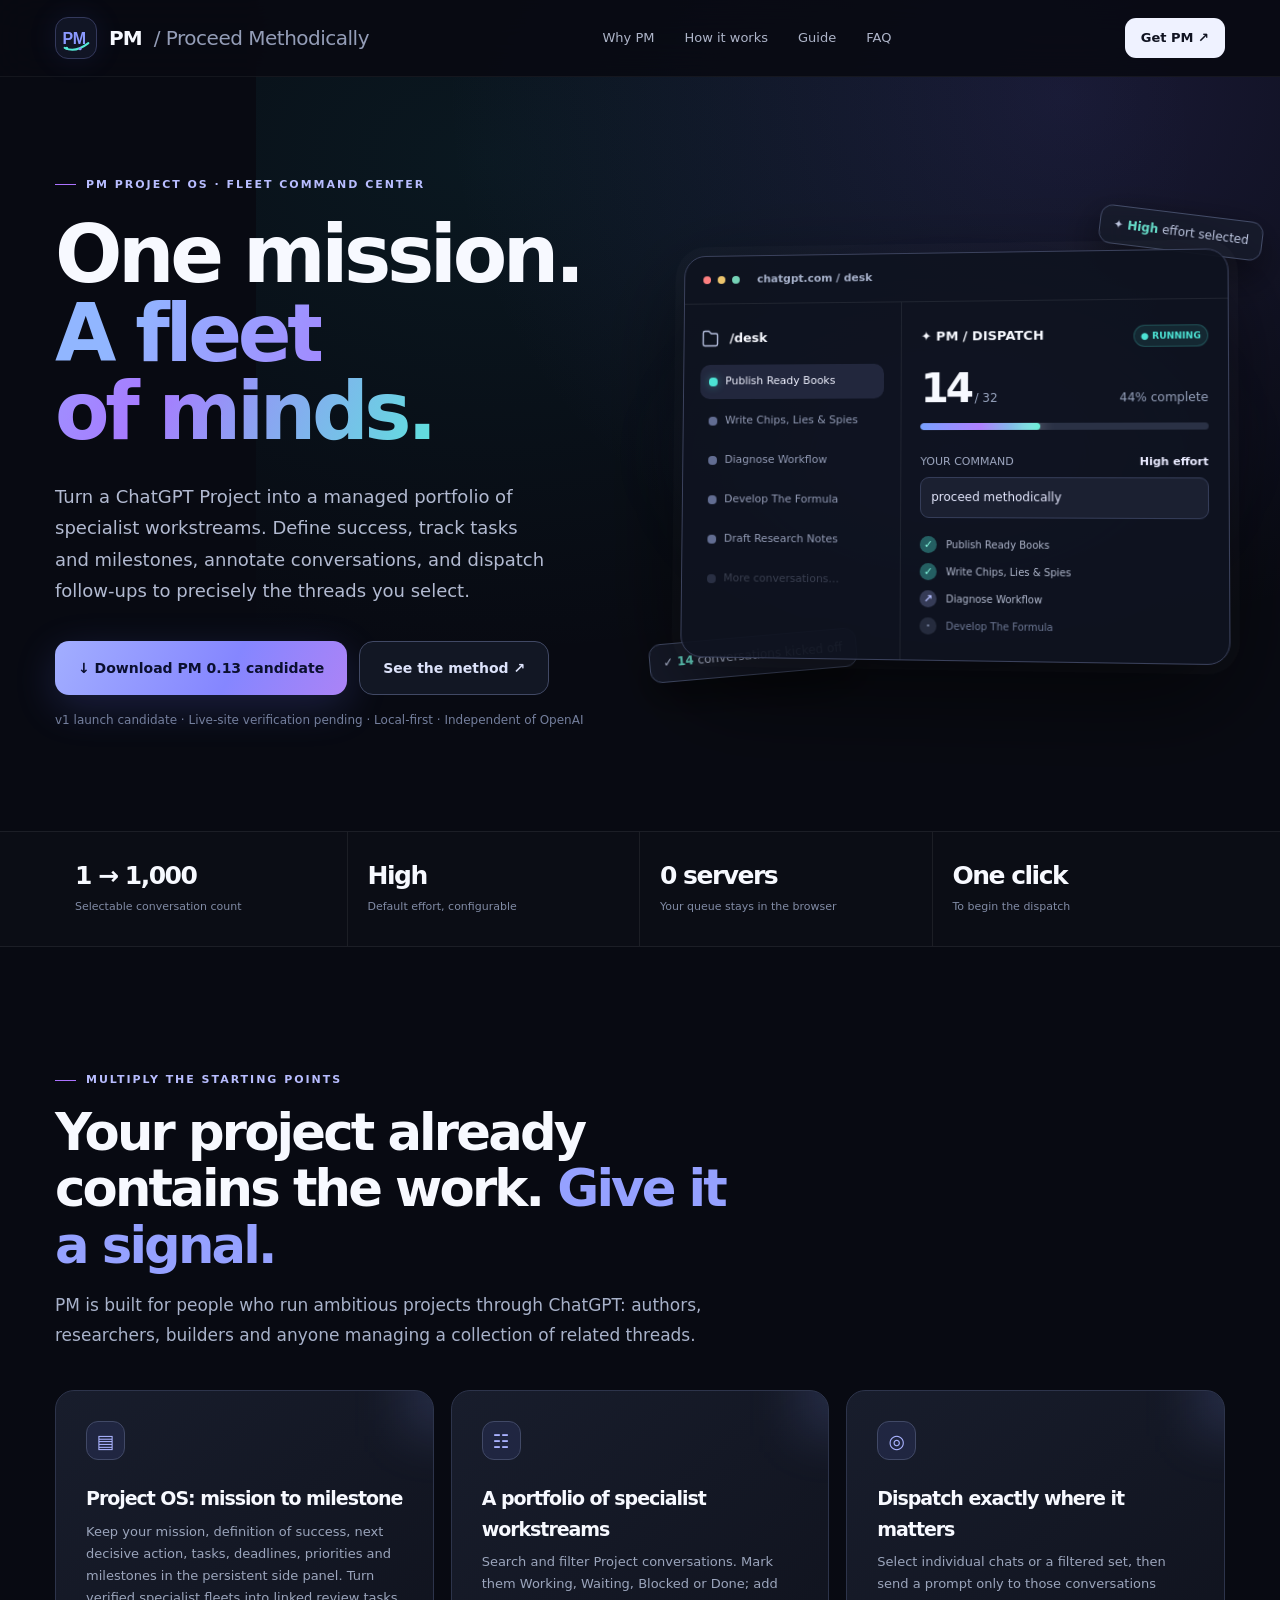
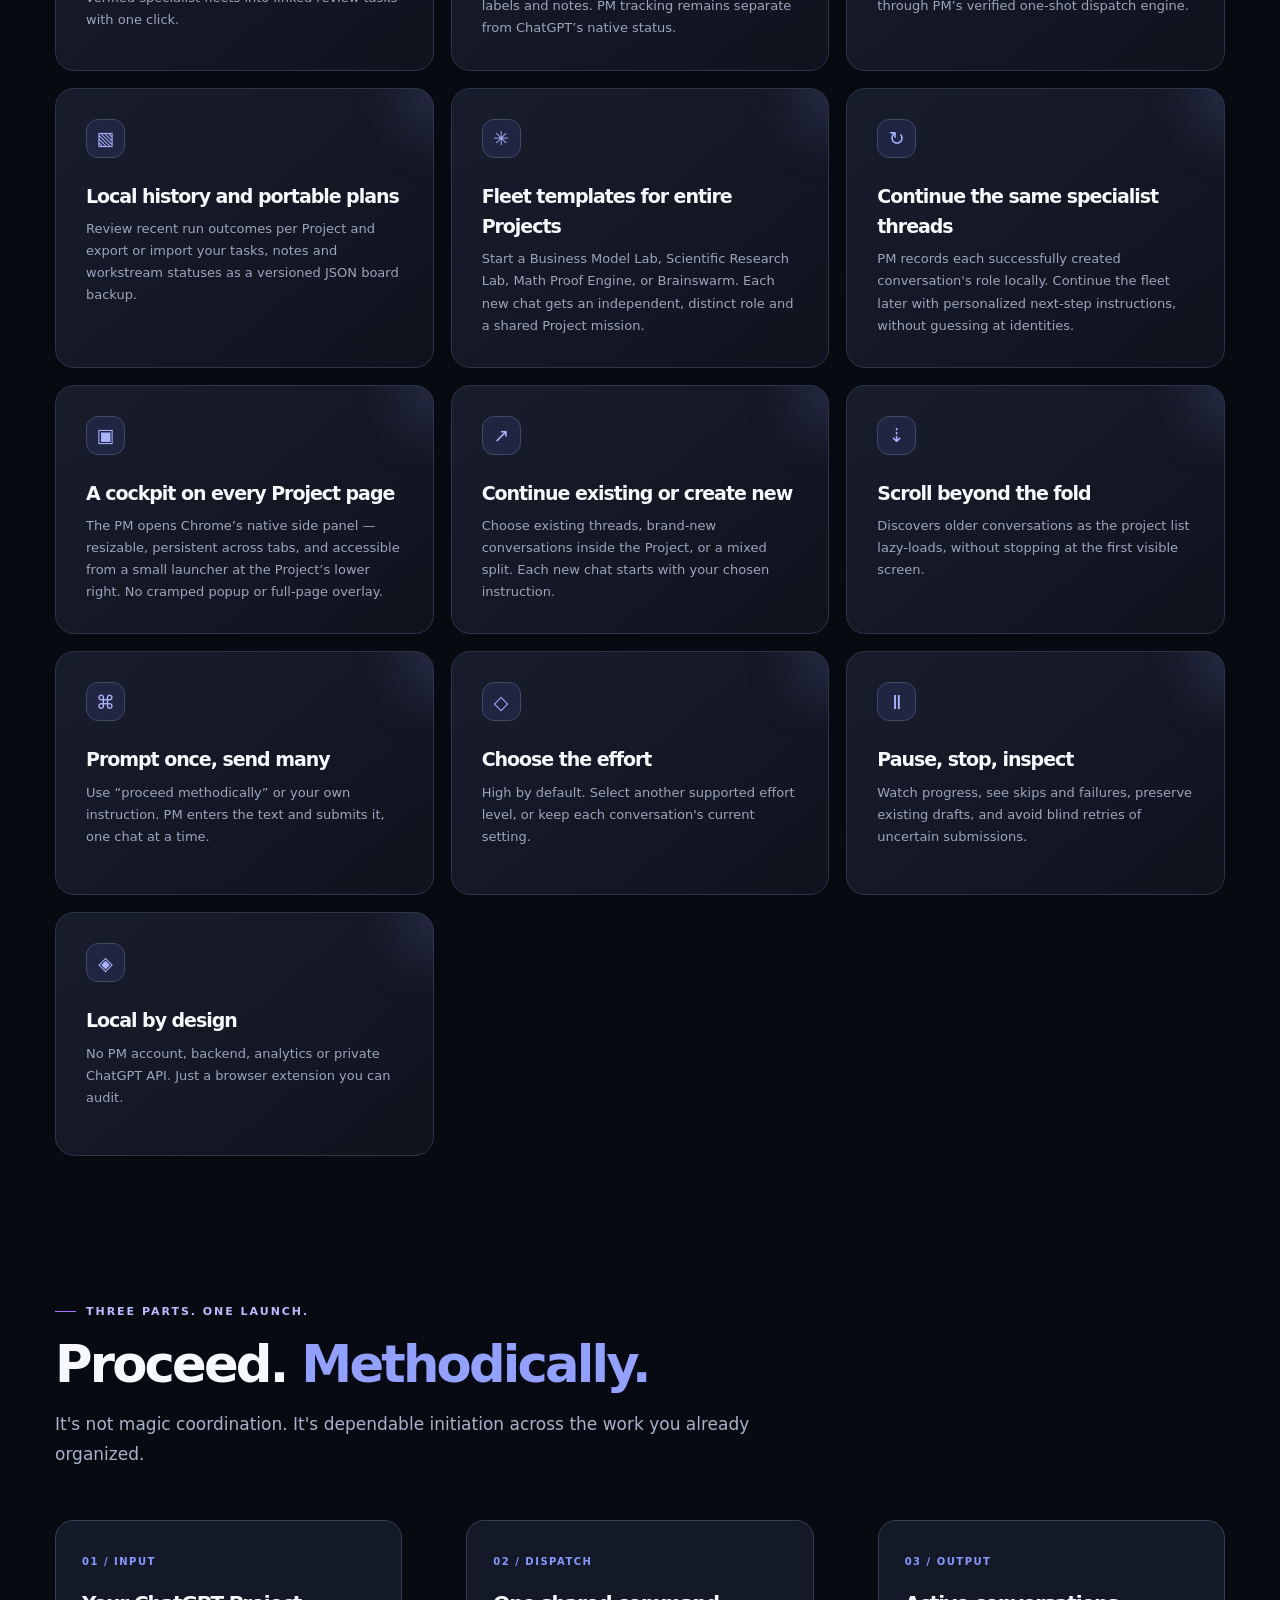
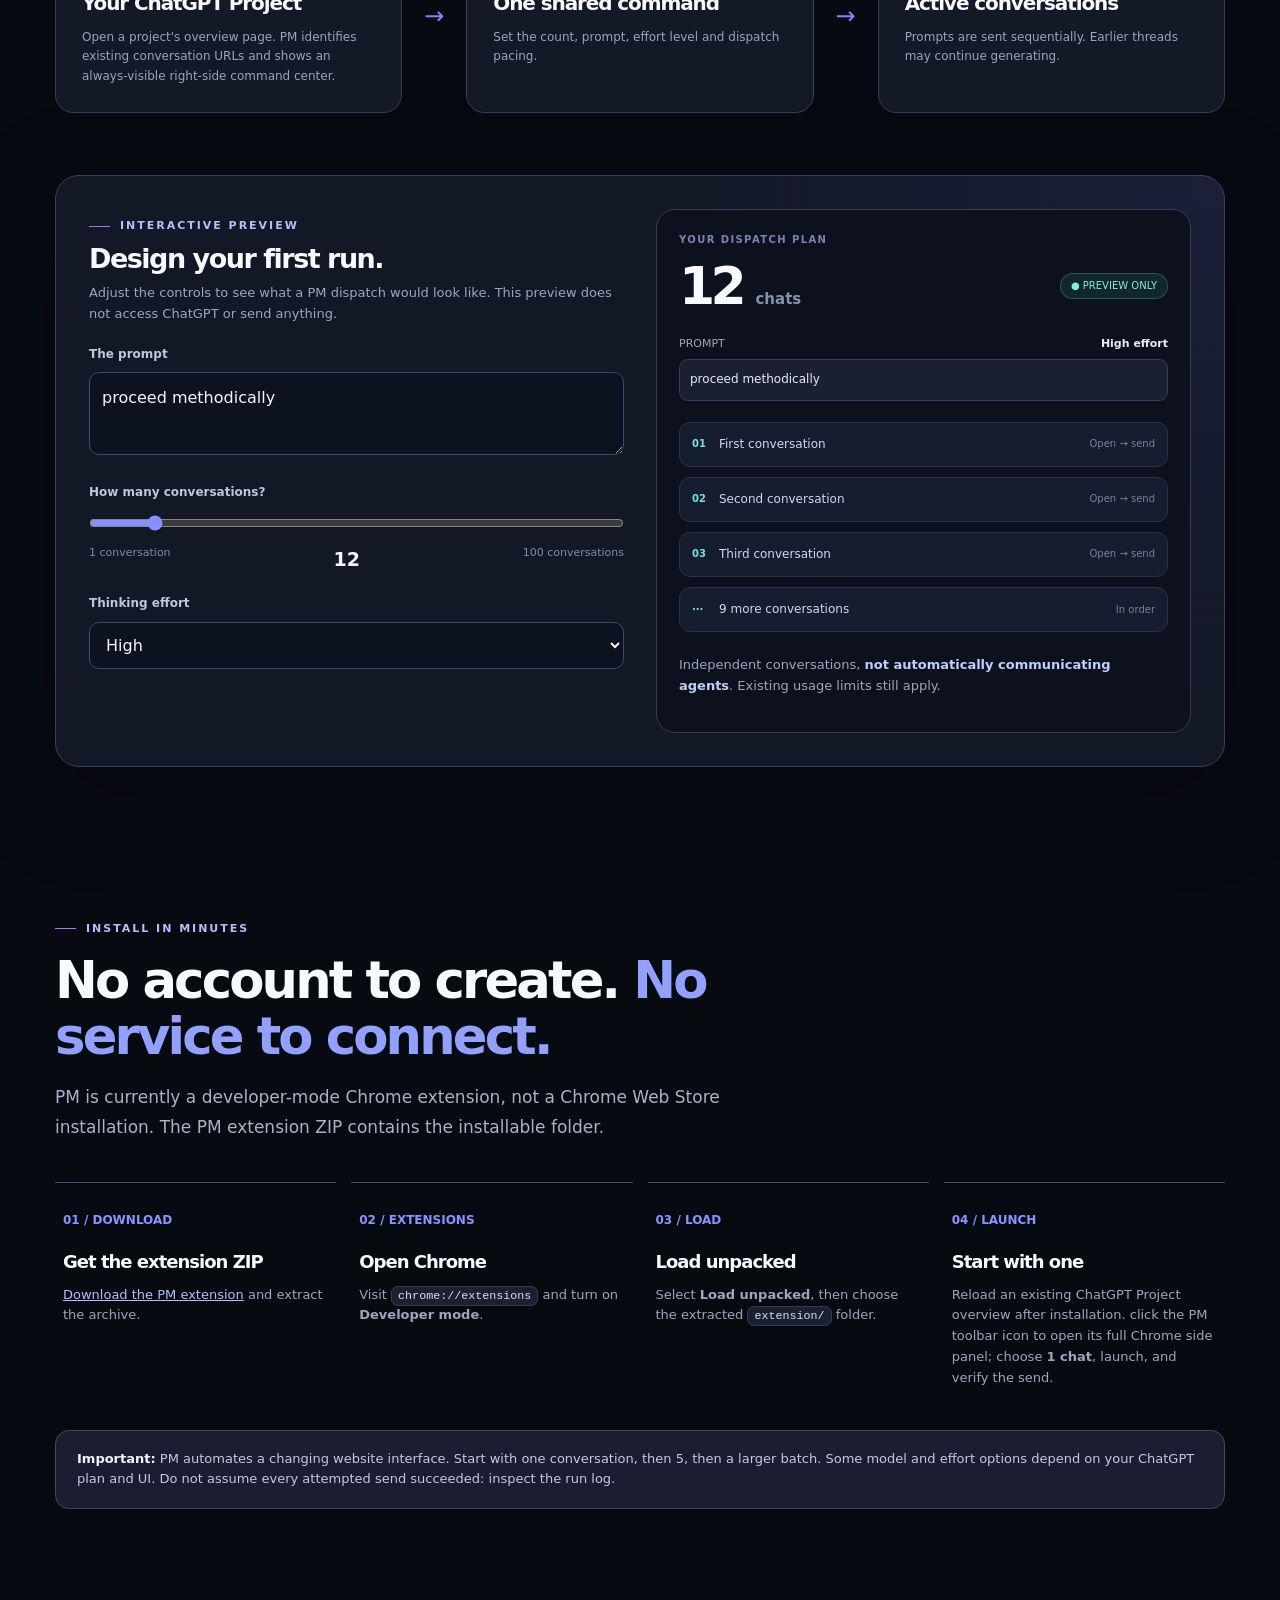
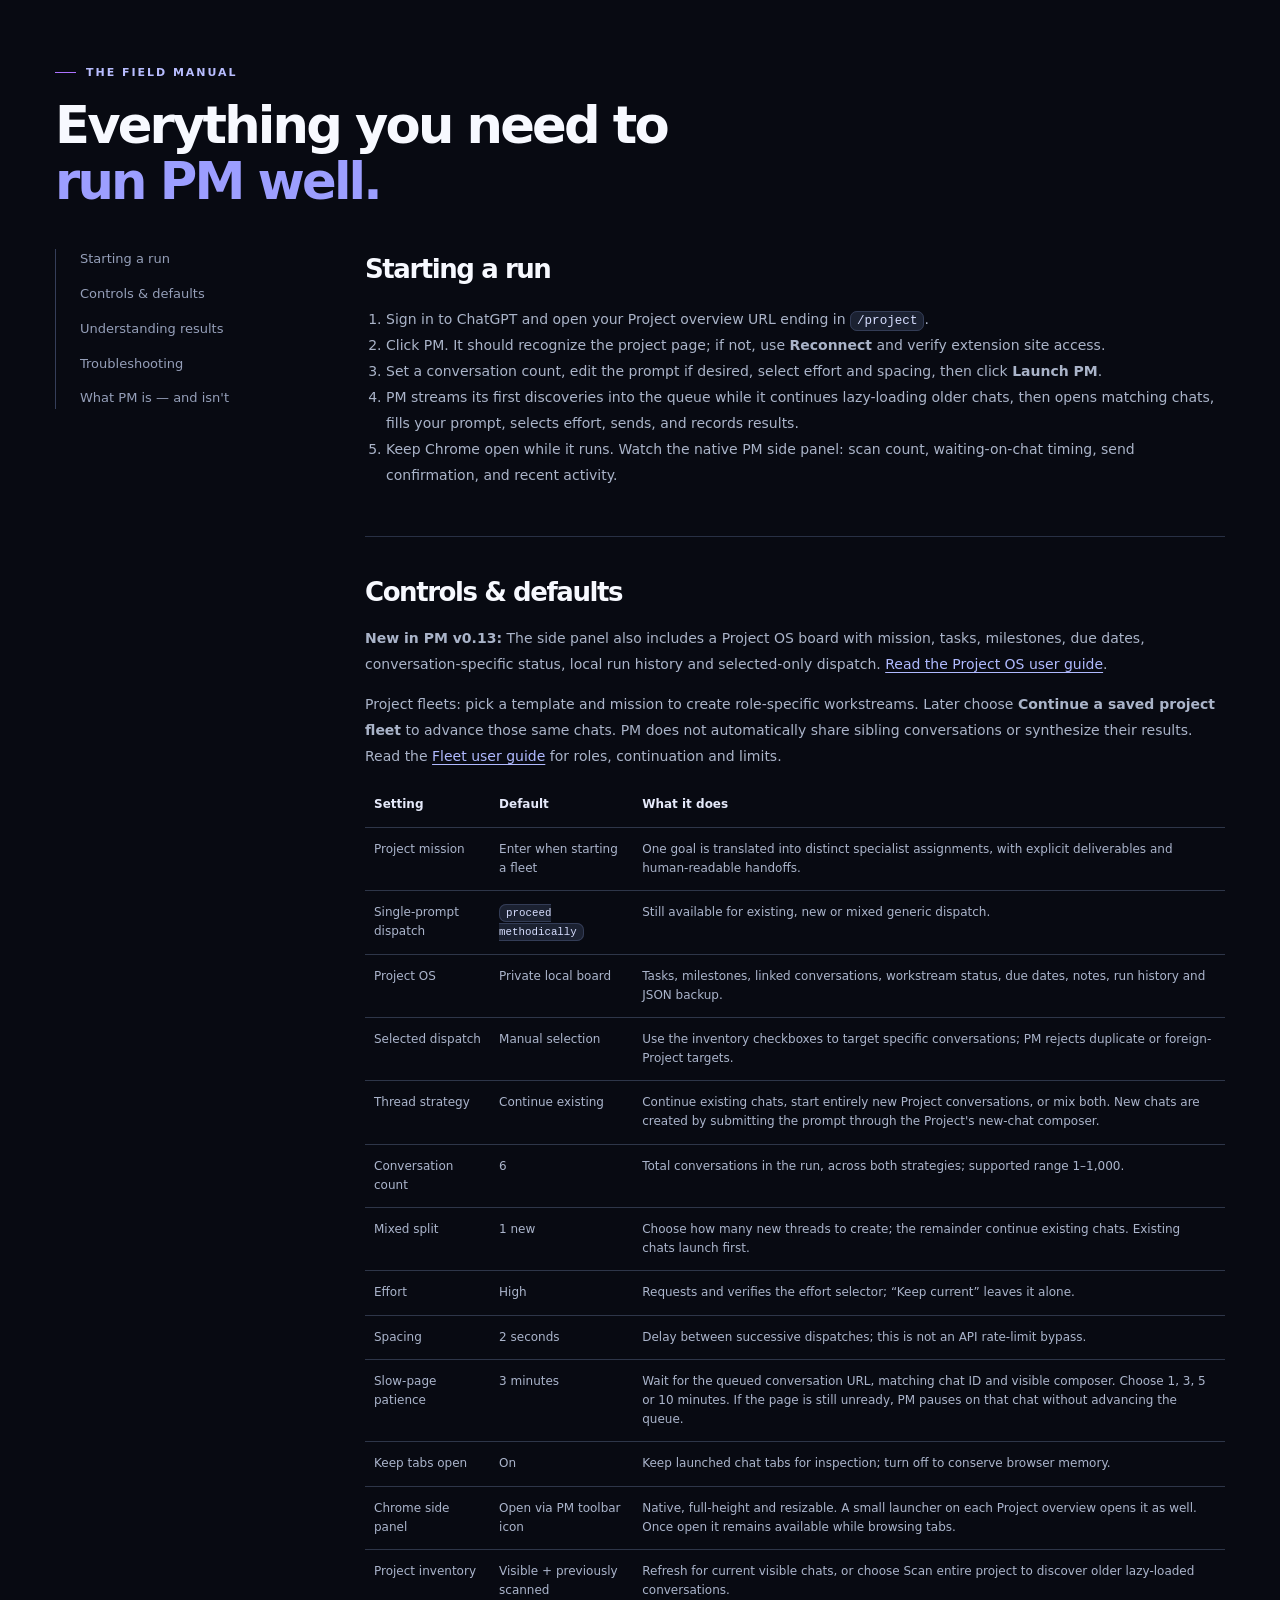
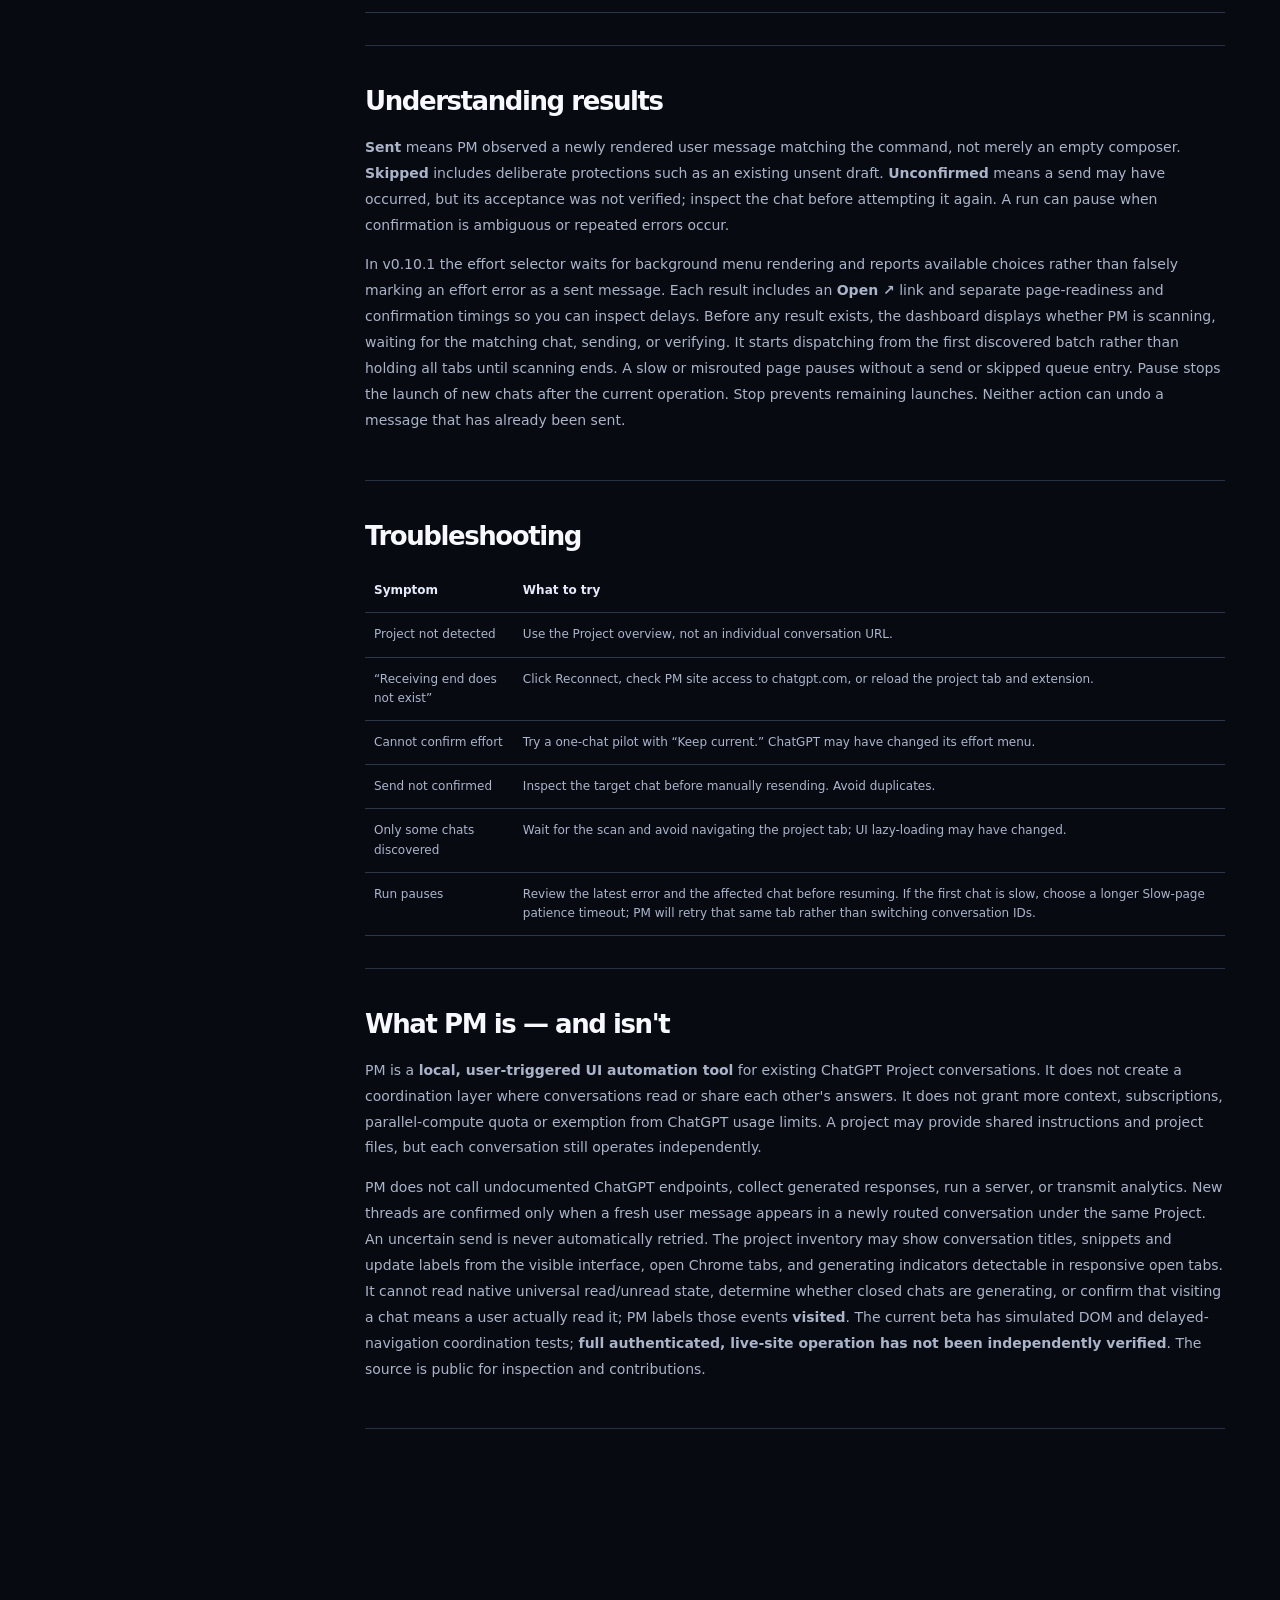
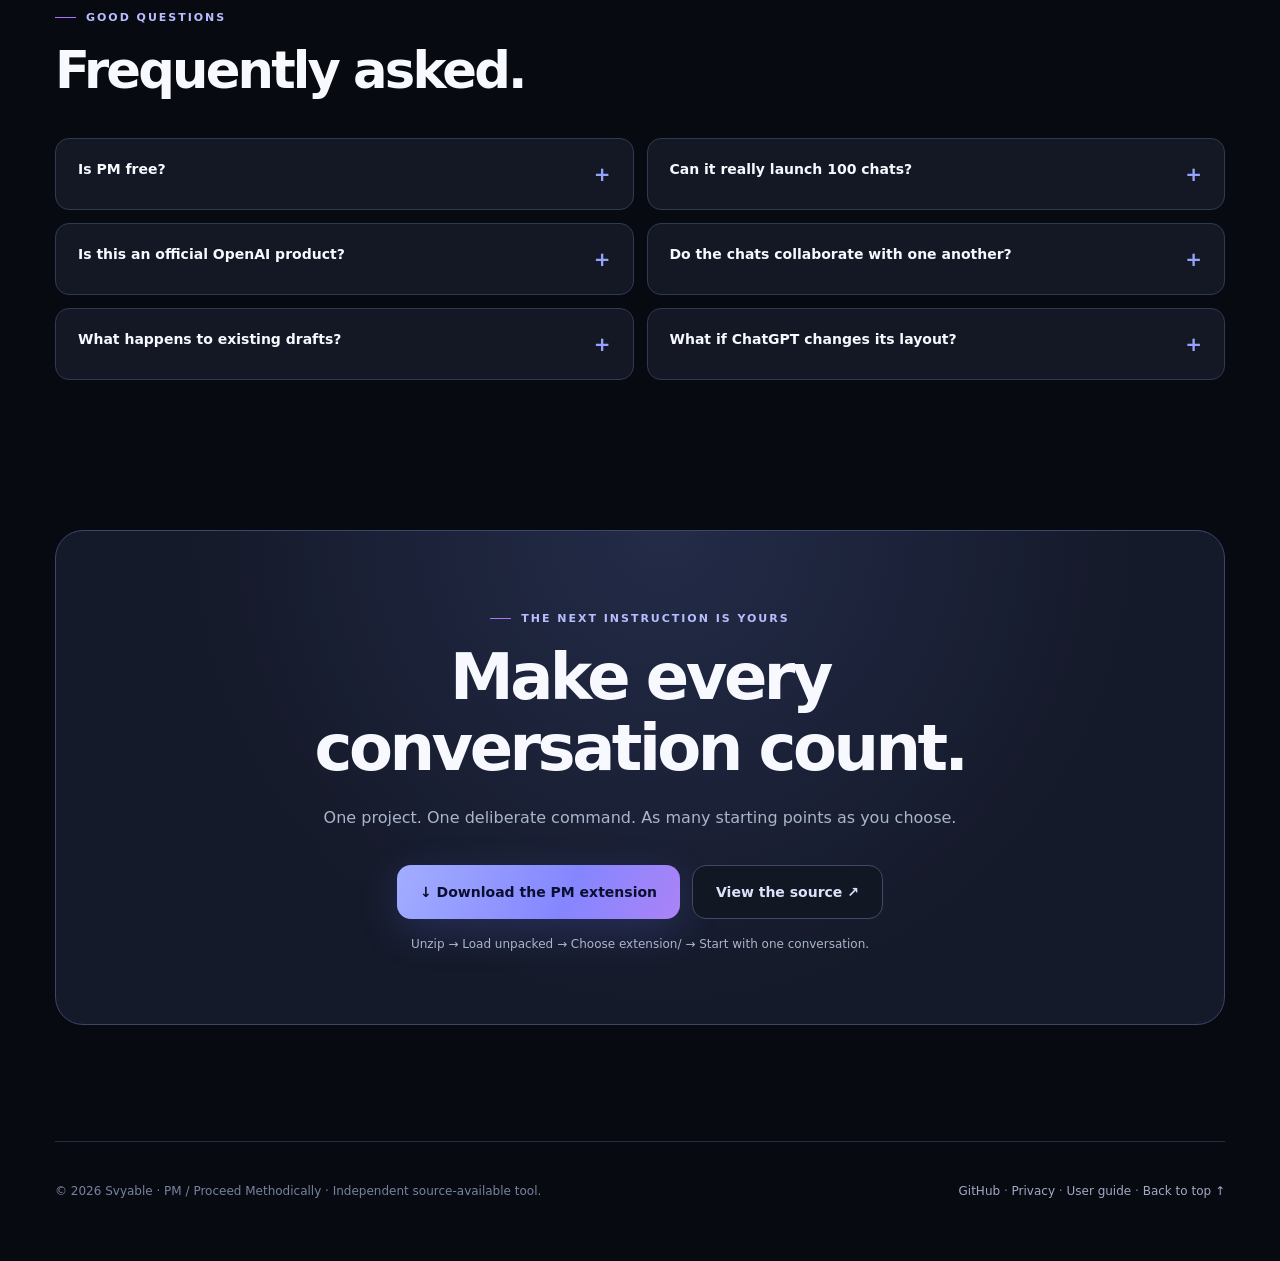
<file: docs/index.html>
<!doctype html>
<html lang="en">
<head>
<meta charset="utf-8">
<meta name="viewport" content="width=device-width,initial-scale=1">
<meta name="theme-color" content="#080a12">
<meta name="description" content="PM Project OS: manage ChatGPT Project missions, milestones, tasks, specialist workstreams and selective fleet dispatch in one private Chrome side panel.">
<meta property="og:title" content="PM — One mission. Many minds.">
<meta property="og:description" content="Create specialist fleets, track tasks and milestones, annotate conversations and send prompts only to selected workstreams. Local-first Chrome Project command center.">
<meta property="og:type" content="website">
<meta property="og:url" content="https://svyable.github.io/PM/">
<title>PM — Proceed Methodically | One mission. Many minds.</title>
<link rel="icon" type="image/svg+xml" href="data:image/svg+xml,%3Csvg xmlns='http://www.w3.org/2000/svg' viewBox='0 0 64 64'%3E%3Crect width='64' height='64' rx='18' fill='%230d1120'/%3E%3Ctext x='8' y='42' font-family='Arial' font-weight='900' font-size='32' fill='%23828dff'%3EPM%3C/text%3E%3Cpath d='M9 49Q33 60 55 42' fill='none' stroke='%234be8e1' stroke-width='4' stroke-linecap='round'/%3E%3C/svg%3E">
<style>
:root{color-scheme:dark;--bg:#080a12;--panel:#111522;--line:#292f43;--muted:#949db7;--text:#f7f9ff;--blue:#7284ff;--purple:#ac73ff;--teal:#4ce3d4;--warm:#ffd5ae}
*{box-sizing:border-box}html{scroll-behavior:smooth;scroll-padding-top:92px}body{margin:0;background:var(--bg);color:var(--text);font:16px/1.6 Inter,ui-sans-serif,system-ui,-apple-system,BlinkMacSystemFont,"Segoe UI",sans-serif;overflow-x:hidden}a{color:inherit;text-decoration:none}button,input,select,textarea{font:inherit}button,a,input,select,textarea{outline-offset:4px}::selection{background:#707bfe99;color:white}
.site{position:relative;isolation:isolate}.site:before{content:"";position:absolute;z-index:-1;top:0;right:-10%;width:90%;height:800px;background:radial-gradient(ellipse at 70% 12%,#5d55bd34,transparent 54%),radial-gradient(ellipse at 20% 20%,#1e9eaa18,transparent 55%);pointer-events:none}
.container{width:min(1170px,calc(100% - 48px));margin:auto}.topbar{height:76px;display:flex;align-items:center;justify-content:space-between;gap:24px}.navwrap{position:sticky;top:0;z-index:40;background:#080a12df;backdrop-filter:blur(20px);border-bottom:1px solid #ffffff0d}.logo{display:inline-flex;gap:12px;align-items:center;font-weight:830;letter-spacing:-.045em;font-size:20px}.brandmark{width:42px;height:42px;display:grid;place-items:center;border-radius:13px;border:1px solid #34395c;background:#111525;box-shadow:0 0 30px #6079ff1a}.brandmark svg{width:33px;height:33px}.mutedmark{font-weight:500;color:var(--muted);letter-spacing:-.025em}.navlinks{display:flex;gap:30px;align-items:center;font-size:13px;color:#aeb5c9}.navlinks a:hover,.smalllink:hover{color:white}.navbtn{padding:10px 16px;background:#eff2ff;color:#101321;border-radius:11px;font-size:13px;font-weight:790;white-space:nowrap}.navbtn:hover{background:#cfd6ff}
.hero{padding:90px 0 100px;display:grid;grid-template-columns:1.02fr .98fr;gap:50px;align-items:center;min-height:685px}.eyebrow{display:inline-flex;align-items:center;gap:10px;color:#b8bdff;font-size:11px;letter-spacing:.18em;text-transform:uppercase;font-weight:800}.eyebrow:before{content:"";display:block;width:21px;height:1px;background:var(--purple)}h1,h2,h3,p{margin-top:0}h1,h2,h3{letter-spacing:-.055em}h1{font-size:clamp(58px,6.2vw,91px);line-height:.99;font-weight:850;margin:23px 0 29px}h1 .electric{background:linear-gradient(115deg,#91b6ff 12%,#a77bff 55%,#5ee3dd);color:transparent;background-clip:text;-webkit-background-clip:text}.hero-copy{color:#b2bad1;max-width:490px;font-size:18px;line-height:1.75}.cta-row{display:flex;align-items:center;gap:12px;flex-wrap:wrap;margin-top:34px}.cta{display:inline-flex;align-items:center;justify-content:center;gap:11px;border-radius:14px;padding:15px 23px;font-weight:780;font-size:14px;transition:transform .18s,background .18s;min-height:54px}.cta:hover{transform:translateY(-2px)}.cta.primary{background:linear-gradient(115deg,#a2aeff,#8586ff 60%,#ab83f6);color:#0b1030;box-shadow:0 12px 42px #6777ff33}.cta.secondary{border:1px solid #414965;background:#121724;color:#dce2fa}.fineprint{font-size:12px;color:#747f9d;margin:16px 0 0}.hero-art{position:relative;min-width:0;padding:33px 0 20px}.art-glow{position:absolute;inset:10% -9% 8%;z-index:-1;border-radius:40%;background:radial-gradient(ellipse,#5368fa45,transparent 65%);filter:blur(34px)}.app-window{border:1px solid #3b425d;background:#0e121ff2;border-radius:22px;overflow:hidden;box-shadow:0 36px 100px #0009,0 0 0 9px #f5faff06;transform:perspective(1200px) rotateY(-5deg) rotateX(2deg)}.windowbar{padding:15px 19px;border-bottom:1px solid #ffffff13;display:flex;align-items:center;gap:7px;color:#a5b0c9;font-size:11px}.windowbar b{margin-left:11px;font-weight:650}.dot{height:8px;width:8px;border-radius:50%;background:#59627a}.dot:nth-child(1){background:#fd7f80}.dot:nth-child(2){background:#edc56d}.dot:nth-child(3){background:#75d3b7}.windowgrid{display:grid;grid-template-columns:41% 59%}.project-window{padding:25px 17px 19px;border-right:1px solid #ffffff12}.windowtitle{font-size:13px;font-weight:800;display:flex;gap:10px;align-items:center;margin-bottom:17px}.windowtitle svg{width:20px}.fakechat{border-radius:10px;padding:10px 9px;margin:5px 0;color:#929bb5;font-size:11px;line-height:1.35;display:flex;gap:8px}.fakechat.active{background:#22273d;color:#f0f2ff}.fakechat .taskdot{background:#626d92;border-radius:4px;width:9px;height:9px;margin-top:3px;flex-shrink:0}.fakechat.active .taskdot{background:var(--teal);box-shadow:0 0 10px #4ce3d466}.faded{opacity:.32}.dispatch-window{padding:25px 19px}.dispatch-head{display:flex;align-items:center;justify-content:space-between;gap:7px;font-weight:800;font-size:13px}.tiny-status{font-size:9px;color:var(--teal);background:#4ce3d41b;border:1px solid #4ce3d436;padding:3px 6px;border-radius:100px;white-space:nowrap}.label{font-size:10px;color:#7585bc;font-weight:800;letter-spacing:.14em;text-transform:uppercase}.dispatch-metric{display:flex;align-items:baseline;justify-content:space-between;margin:20px 0 13px}.dispatch-metric strong{font-size:41px;line-height:1;letter-spacing:-.08em}.dispatch-metric span{font-size:12px;color:#95a1bb}.bar{height:7px;background:#2a3145;border-radius:20px;overflow:hidden}.bar span{display:block;width:42%;height:100%;background:linear-gradient(90deg,#78a2ff,#af80ff,#58f1d3);border-radius:inherit;position:relative}.bar span:after{content:"";height:100%;width:20px;position:absolute;right:0;background:#fff8;filter:blur(8px)}.minirow{display:flex;justify-content:space-between;margin-top:23px;font-size:11px;color:#9da6bf}.minirow b{color:#e9eaff}.command{padding:10px;border:1px solid #353d59;border-radius:9px;font-size:12px;color:#e6e9ff;background:#1b2031;margin-top:7px}.tracklist{display:grid;gap:10px;margin-top:18px}.track{display:flex;gap:9px;align-items:center;font-size:10px;color:#afb7cc}.track i{width:17px;height:17px;border-radius:50%;font-size:11px;font-weight:800;text-align:center;line-height:17px;font-style:normal;background:#245f62;color:#84f5dc}.track:nth-child(3) i{background:#353b56;color:#b5bfff}.track:nth-child(4){color:#6c7794}.track:nth-child(4) i{background:#252b3d;color:#7b87a5}.floating{position:absolute;border:1px solid #454e6b;background:#171b2bdc;backdrop-filter:blur(10px);padding:9px 13px;border-radius:12px;color:#c8d1ed;font-size:12px;box-shadow:0 15px 40px #0009}.floating.one{top:-1%;right:-7%;transform:rotate(7deg)}.floating.two{bottom:1%;left:-5%;transform:rotate(-5deg)}.floating em{font-style:normal;color:#6cead6;font-weight:800}
.metrics{border-top:1px solid #ffffff12;border-bottom:1px solid #ffffff12;background:#ffffff03}.metricrow{display:grid;grid-template-columns:repeat(4,1fr)}.metric{padding:28px 20px;border-right:1px solid #ffffff12}.metric:last-child{border-right:0}.metric strong{font-size:25px;letter-spacing:-.06em;display:block;line-height:1.3}.metric span{font-size:11px;color:#818ba5}
section.section{padding:116px 0}.sectionhead{max-width:700px;margin-bottom:40px}h2{font-size:clamp(40px,4vw,62px);line-height:1.1;margin:15px 0 18px}p.lead{color:#a8b2ca;font-size:17px;max-width:700px;line-height:1.75}.features{display:grid;grid-template-columns:repeat(3,minmax(0,1fr));gap:17px}.feature{padding:30px;min-height:244px;border:1px solid #2d344b;border-radius:19px;background:linear-gradient(140deg,#181d2c,#10131e);position:relative;overflow:hidden}.feature:after{content:"";position:absolute;width:90px;height:90px;right:-60px;top:-45px;background:#879cff25;filter:blur(24px)}.featureicon{width:39px;height:39px;border:1px solid #414966;border-radius:12px;display:grid;place-items:center;color:#aab3ff;background:#202641;font-size:19px}.feature h3{font-size:19px;margin:23px 0 7px}.feature p{font-size:13px;color:#9ba5bc;margin:0;line-height:1.7}
.flowline{display:grid;grid-template-columns:1fr 48px 1fr 48px 1fr;align-items:stretch;gap:8px;margin-top:50px}.flowcard{border-radius:18px;border:1px solid #353e59;padding:26px;min-height:170px;background:#141928}.flowcard span{font-size:10px;color:#8798ff;font-weight:850;letter-spacing:.15em}.flowcard h3{font-size:20px;margin:15px 0 9px}.flowcard p{font-size:12px;color:#99a4bf;margin:0}.flowarrow{display:grid;place-items:center;color:#7d8aff;font-size:24px}
.lab{border:1px solid #364060;border-radius:24px;background:radial-gradient(circle at 100% 0,#4854aa22,transparent 40%),#131827;display:grid;grid-template-columns:1fr 1fr;gap:32px;padding:33px;box-shadow:0 25px 100px #0004}.lab h3{font-size:27px;line-height:1.2;margin:8px 0}.lab p{font-size:13px;color:#9ba6c0}.field{display:block;font-size:12px;color:#bfc7dc;font-weight:700;margin-top:20px}.field small{color:#76809c;font-weight:400}.lab textarea,.lab select{width:100%;margin-top:8px;border:1px solid #414964;border-radius:10px;background:#0d1220;color:#f3f5ff;padding:12px;resize:vertical}.lab textarea{height:83px}.lab select{appearance:auto}.rangebar{width:100%;accent-color:#8591ff;margin:13px 0}.rangeheads{display:flex;justify-content:space-between;color:#808da8;font-size:11px}.rangeheads output{color:#f2f5ff;font-weight:800;font-size:19px}.planpanel{border:1px solid #343c59;background:#0c111d;border-radius:19px;padding:22px;display:flex;flex-direction:column}.planpanel .label{margin-bottom:12px}.plan-top{display:flex;justify-content:space-between;gap:12px;align-items:center}.plan-number{font-size:52px;font-weight:850;letter-spacing:-.09em;line-height:1}.plan-number small{font-size:15px;color:#8590ad;font-weight:550;letter-spacing:0}.plan-sticker{border:1px solid #5ae0c044;background:#47cfb21c;color:#83eedd;border-radius:20px;padding:4px 10px;font-size:10px}.plan-items{display:grid;gap:10px;margin-top:21px}.planitem{display:flex;gap:11px;align-items:center;padding:12px;border:1px solid #293249;background:#161d2f;border-radius:11px;color:#d2d9ec;font-size:12px}.planitem b{color:#75e4d4;font-size:10px;width:16px}.planitem i{font-style:normal;margin-left:auto;color:#7782a5;font-size:10px}.planfoot{margin-top:auto;padding-top:23px;font-size:10px;color:#8993b0}.planfoot strong{color:#bed0ff}
.steps{display:grid;grid-template-columns:repeat(4,1fr);gap:15px}.step{border-top:1px solid #455073;padding:23px 8px 0}.step .stepnumber{color:#8894ff;font-size:12px;font-weight:800}.step h3{font-size:18px;margin:16px 0 8px}.step p{color:#9da6be;font-size:13px}.codepill{font-family:ui-monospace,SFMono-Regular,Consolas,monospace;color:#d7deff;background:#1b2131;border:1px solid #333c56;border-radius:7px;padding:2px 6px;font-size:.9em}
.guide{display:grid;grid-template-columns:260px 1fr;gap:50px}.sidebar{border-left:1px solid #353e59;padding-left:24px;align-self:start;position:sticky;top:105px;display:grid;gap:14px;font-size:13px}.sidebar a{color:#959fb9}.sidebar a:hover{color:#fff}.guidebody h3{font-size:26px;margin:0 0 12px}.guidebody p,.guidebody li{color:#aab4c9;font-size:14px;line-height:1.85}.guidebody ol{padding-left:21px}.guidebody article{border-bottom:1px solid #283044;padding-bottom:32px;margin-bottom:35px}.guidebody a{color:#b4bdff;text-decoration:underline;text-underline-offset:3px}.note{border:1px solid #3f4865;background:#1a1e30;border-radius:14px;padding:18px 21px;color:#c3cae0;font-size:13px}.note strong{color:#f4f6ff}.tablewrap{overflow:auto}table{width:100%;border-collapse:collapse;font-size:12px}td,th{text-align:left;vertical-align:top;padding:12px 9px;border-bottom:1px solid #2e3649}th{color:#e5e9fa}td{color:#abb5cc}.faq{display:grid;grid-template-columns:1fr 1fr;gap:13px}.faq details{border:1px solid #313a51;border-radius:14px;background:#131824;padding:19px 22px}.faq summary{cursor:pointer;font-weight:750;font-size:14px;list-style:none;display:flex;justify-content:space-between;gap:20px}.faq summary::-webkit-details-marker{display:none}.faq summary:after{content:"+";font-size:20px;color:#97a2ff}.faq details[open] summary:after{content:"−"}.faq p{font-size:13px;color:#a5aec5;line-height:1.8;padding-top:12px;margin:0}.finalcta{text-align:center;border:1px solid #3c466b;border-radius:28px;padding:70px 30px;background:radial-gradient(circle at 52% 0%,#596dba35,transparent 60%),#151a2a;position:relative;overflow:hidden}.finalcta h2{font-size:clamp(45px,5vw,76px);max-width:800px;margin:15px auto 22px}.finalcta .cta-row{justify-content:center}.finalcta p{color:#aab5cb}.footer{padding:40px 0 60px;display:flex;gap:24px;justify-content:space-between;align-items:center;border-top:1px solid #252e42;color:#77839f;font-size:12px}.footer a{color:#a1aac3}
@media(max-width:1000px){.hero{grid-template-columns:1fr;gap:15px;padding-top:67px}.hero-copy{max-width:760px}.hero-art{max-width:680px;width:100%;margin:auto}.features{grid-template-columns:repeat(2,1fr)}.steps{grid-template-columns:repeat(2,1fr)}.lab{grid-template-columns:1fr}.guide{grid-template-columns:200px 1fr;gap:30px}}
@media(max-width:650px){.container{width:min(100% - 32px,1170px)}.topbar{height:66px}.navlinks{display:none}h1{font-size:clamp(52px,11.7vw,78px)}.hero{padding:53px 0 55px;min-height:unset}.hero-copy{font-size:16px}.hero-art{padding:20px 8px 10px}.app-window{transform:none}.floating{display:none}.windowgrid{grid-template-columns:40% 60%}.project-window,.dispatch-window{padding:18px 9px}.windowtitle,.dispatch-head{font-size:11px}.fakechat{font-size:9px;padding:7px 4px}.tiny-status{font-size:8px}.dispatch-metric strong{font-size:31px}.metricrow{grid-template-columns:repeat(2,1fr)}.metric:nth-child(2){border-right:0}.metric:nth-child(-n+2){border-bottom:1px solid #ffffff12}.metric{padding:22px 13px}section.section{padding:75px 0}.features,.faq,.steps{grid-template-columns:1fr}.feature{min-height:190px}.flowline{grid-template-columns:1fr}.flowarrow{transform:rotate(90deg);height:28px}.lab{padding:20px}.guide{grid-template-columns:1fr}.sidebar{display:none}.finalcta{padding:46px 20px}.footer{flex-direction:column;align-items:flex-start}.cta{width:100%}.cta-row{flex-direction:column}.label{font-size:9px}}
@media(prefers-reduced-motion:reduce){html{scroll-behavior:auto}*{animation:none!important;transition:none!important}}
</style>
</head>
<body>
<div class="site">
<header class="navwrap"><div class="container topbar">
<a class="logo" href="#top" aria-label="PM home"><span class="brandmark"><svg viewBox="0 0 64 64" aria-hidden="true"><text x="5" y="42" fill="#8b99ff" font-size="31" font-family="Arial,sans-serif" font-weight="900">PM</text><path d="M9 50Q29 61 55 41" fill="none" stroke="#55e9d6" stroke-width="4" stroke-linecap="round"/><circle cx="13" cy="51" r="3" fill="#55e9d6"/><circle cx="39" cy="52" r="3" fill="#8b99ff"/></svg></span> PM <span class="mutedmark">/ Proceed Methodically</span></a>
<nav class="navlinks" aria-label="Main navigation"><a href="#why">Why PM</a><a href="#how">How it works</a><a href="#guide">Guide</a><a href="#faq">FAQ</a></nav>
<a class="navbtn" href="https://github.com/Svyable/PM/raw/refs/heads/main/docs/downloads/PM-Chrome-Extension-v0.13.1.zip" title="Download the standalone PM extension ZIP">Get PM ↗</a>
</div></header>
<main id="top">
<div class="container hero">
<div><div class="eyebrow">PM PROJECT OS · FLEET COMMAND CENTER</div><h1>One mission.<br><span class="electric">A fleet<br>of minds.</span></h1><p class="hero-copy">Turn a ChatGPT Project into a managed portfolio of specialist workstreams. Define success, track tasks and milestones, annotate conversations, and dispatch follow-ups to precisely the threads you select.</p><div class="cta-row"><a class="cta primary" href="https://github.com/Svyable/PM/raw/refs/heads/main/docs/downloads/PM-Chrome-Extension-v0.13.1.zip">↓ Download PM 0.13 candidate</a><a class="cta secondary" href="#how">See the method ↗</a></div><p class="fineprint">v1 launch candidate · Live-site verification pending · Local-first · Independent of OpenAI</p></div>
<div class="hero-art" role="img" aria-label="Illustration of the PM extension dispatching a prompt across conversations"><div class="art-glow"></div><div class="floating one">✦ <em>High</em> effort selected</div><div class="floating two">✓ <em>14</em> conversations kicked off</div><div class="app-window"><div class="windowbar"><i class="dot"></i><i class="dot"></i><i class="dot"></i><b>chatgpt.com / desk</b></div><div class="windowgrid"><div class="project-window"><div class="windowtitle"><svg viewBox="0 0 24 24" fill="none" stroke="#b6c0df" stroke-width="1.7"><path d="M3 7V5a2 2 0 0 1 2-2h5l3 3h6a2 2 0 0 1 2 2v11a2 2 0 0 1-2 2H5a2 2 0 0 1-2-2V7z"/></svg> /desk</div><div class="fakechat active"><i class="taskdot"></i> Publish Ready Books</div><div class="fakechat"><i class="taskdot"></i> Write Chips, Lies &amp; Spies</div><div class="fakechat"><i class="taskdot"></i> Diagnose Workflow</div><div class="fakechat"><i class="taskdot"></i> Develop The Formula</div><div class="fakechat"><i class="taskdot"></i> Draft Research Notes</div><div class="fakechat faded"><i class="taskdot"></i> More conversations…</div></div><div class="dispatch-window"><div class="dispatch-head"><span>✦ PM / DISPATCH</span><span class="tiny-status">● RUNNING</span></div><div class="dispatch-metric"><div><strong>14</strong><span> / 32</span></div><span>44% complete</span></div><div class="bar"><span></span></div><div class="minirow"><span>YOUR COMMAND</span><b>High effort</b></div><div class="command">proceed methodically</div><div class="tracklist"><div class="track"><i>✓</i> Publish Ready Books</div><div class="track"><i>✓</i> Write Chips, Lies &amp; Spies</div><div class="track"><i>↗</i> Diagnose Workflow</div><div class="track"><i>·</i> Develop The Formula</div></div></div></div></div></div></div>
</div>
<div class="metrics"><div class="container metricrow"><div class="metric"><strong>1 → 1,000</strong><span>Selectable conversation count</span></div><div class="metric"><strong>High</strong><span>Default effort, configurable</span></div><div class="metric"><strong>0 servers</strong><span>Your queue stays in the browser</span></div><div class="metric"><strong>One click</strong><span>To begin the dispatch</span></div></div></div>
<section class="section" id="why"><div class="container"><div class="sectionhead"><div class="eyebrow">MULTIPLY THE STARTING POINTS</div><h2>Your project already contains the work. <span style="color:#95a1ff">Give it a signal.</span></h2><p class="lead">PM is built for people who run ambitious projects through ChatGPT: authors, researchers, builders and anyone managing a collection of related threads.</p></div><div class="features">
<div class="feature"><div class="featureicon">▤</div><h3>Project OS: mission to milestone</h3><p>Keep your mission, definition of success, next decisive action, tasks, deadlines, priorities and milestones in the persistent side panel. Turn verified specialist fleets into linked review tasks with one click.</p></div>
<div class="feature"><div class="featureicon">☷</div><h3>A portfolio of specialist workstreams</h3><p>Search and filter Project conversations. Mark them Working, Waiting, Blocked or Done; add labels and notes. PM tracking remains separate from ChatGPT’s native status.</p></div>
<div class="feature"><div class="featureicon">◎</div><h3>Dispatch exactly where it matters</h3><p>Select individual chats or a filtered set, then send a prompt only to those conversations through PM’s verified one-shot dispatch engine.</p></div>
<div class="feature"><div class="featureicon">▧</div><h3>Local history and portable plans</h3><p>Review recent run outcomes per Project and export or import your tasks, notes and workstream statuses as a versioned JSON board backup.</p></div>
<div class="feature"><div class="featureicon">✳</div><h3>Fleet templates for entire Projects</h3><p>Start a Business Model Lab, Scientific Research Lab, Math Proof Engine, or Brainswarm. Each new chat gets an independent, distinct role and a shared Project mission.</p></div>
<div class="feature"><div class="featureicon">↻</div><h3>Continue the same specialist threads</h3><p>PM records each successfully created conversation's role locally. Continue the fleet later with personalized next-step instructions, without guessing at identities.</p></div>
<div class="feature"><div class="featureicon">▣</div><h3>A cockpit on every Project page</h3><p>The PM opens Chrome’s native side panel — resizable, persistent across tabs, and accessible from a small launcher at the Project’s lower right. No cramped popup or full-page overlay.</p></div>
<div class="feature"><div class="featureicon">↗</div><h3>Continue existing or create new</h3><p>Choose existing threads, brand-new conversations inside the Project, or a mixed split. Each new chat starts with your chosen instruction.</p></div>
<div class="feature"><div class="featureicon">⇣</div><h3>Scroll beyond the fold</h3><p>Discovers older conversations as the project list lazy-loads, without stopping at the first visible screen.</p></div>
<div class="feature"><div class="featureicon">⌘</div><h3>Prompt once, send many</h3><p>Use “proceed methodically” or your own instruction. PM enters the text and submits it, one chat at a time.</p></div>
<div class="feature"><div class="featureicon">◇</div><h3>Choose the effort</h3><p>High by default. Select another supported effort level, or keep each conversation's current setting.</p></div>
<div class="feature"><div class="featureicon">Ⅱ</div><h3>Pause, stop, inspect</h3><p>Watch progress, see skips and failures, preserve existing drafts, and avoid blind retries of uncertain submissions.</p></div>
<div class="feature"><div class="featureicon">◈</div><h3>Local by design</h3><p>No PM account, backend, analytics or private ChatGPT API. Just a browser extension you can audit.</p></div>
</div></div></section>
<section class="section" id="how" style="padding-top:22px"><div class="container"><div class="sectionhead"><div class="eyebrow">THREE PARTS. ONE LAUNCH.</div><h2>Proceed. <span style="color:#92a0ff">Methodically.</span></h2><p class="lead">It's not magic coordination. It's dependable initiation across the work you already organized.</p></div><div class="flowline"><div class="flowcard"><span>01 / INPUT</span><h3>Your ChatGPT Project</h3><p>Open a project's overview page. PM identifies existing conversation URLs and shows an always-visible right-side command center.</p></div><div class="flowarrow">→</div><div class="flowcard"><span>02 / DISPATCH</span><h3>One shared command</h3><p>Set the count, prompt, effort level and dispatch pacing.</p></div><div class="flowarrow">→</div><div class="flowcard"><span>03 / OUTPUT</span><h3>Active conversations</h3><p>Prompts are sent sequentially. Earlier threads may continue generating.</p></div></div>
<div class="lab" style="margin-top:62px"><div><div class="eyebrow">INTERACTIVE PREVIEW</div><h3>Design your first run.</h3><p>Adjust the controls to see what a PM dispatch would look like. This preview does not access ChatGPT or send anything.</p><label class="field" for="pmPrompt">The prompt</label><textarea id="pmPrompt" maxlength="500">proceed methodically</textarea><label class="field" for="pmCount">How many conversations?</label><input class="rangebar" type="range" min="1" max="100" step="1" value="12" id="pmCount"><div class="rangeheads"><span>1 conversation</span><output for="pmCount" id="countLabel">12</output><span>100 conversations</span></div><label class="field" for="pmEffort">Thinking effort</label><select id="pmEffort"><option>High</option><option>Instant</option><option>Medium</option><option>Extra High</option><option>Keep current</option></select></div><div class="planpanel" aria-live="polite"><div class="label">YOUR DISPATCH PLAN</div><div class="plan-top"><div class="plan-number" id="planNumber">12 <small>chats</small></div><span class="plan-sticker">● PREVIEW ONLY</span></div><div class="minirow"><span>PROMPT</span><b id="planEffort">High effort</b></div><div class="command" id="planPrompt">proceed methodically</div><div class="plan-items"><div class="planitem"><b>01</b><span>First conversation</span><i>Open → send</i></div><div class="planitem"><b>02</b><span>Second conversation</span><i>Open → send</i></div><div class="planitem"><b>03</b><span>Third conversation</span><i>Open → send</i></div><div class="planitem"><b>···</b><span id="planRemainder">9 more conversations</span><i>In order</i></div></div><p class="planfoot">Independent conversations, <strong>not automatically communicating agents</strong>. Existing usage limits still apply.</p></div></div></div></section>
<section class="section" id="install" style="padding-top:28px"><div class="container"><div class="sectionhead"><div class="eyebrow">INSTALL IN MINUTES</div><h2>No account to create. <span style="color:#92a0ff">No service to connect.</span></h2><p class="lead">PM is currently a developer-mode Chrome extension, not a Chrome Web Store installation. The PM extension ZIP contains the installable folder.</p></div><div class="steps"><div class="step"><span class="stepnumber">01 / DOWNLOAD</span><h3>Get the extension ZIP</h3><p><a href="https://github.com/Svyable/PM/raw/refs/heads/main/docs/downloads/PM-Chrome-Extension-v0.13.1.zip" class="smalllink" style="color:#b4beff;text-decoration:underline">Download the PM extension</a> and extract the archive.</p></div><div class="step"><span class="stepnumber">02 / EXTENSIONS</span><h3>Open Chrome</h3><p>Visit <span class="codepill">chrome://extensions</span> and turn on <strong>Developer mode</strong>.</p></div><div class="step"><span class="stepnumber">03 / LOAD</span><h3>Load unpacked</h3><p>Select <strong>Load unpacked</strong>, then choose the extracted <span class="codepill">extension/</span> folder.</p></div><div class="step"><span class="stepnumber">04 / LAUNCH</span><h3>Start with one</h3><p>Reload an existing ChatGPT Project overview after installation. click the PM toolbar icon to open its full Chrome side panel; choose <strong>1 chat</strong>, launch, and verify the send.</p></div></div><div style="margin-top:28px" class="note"><strong>Important:</strong> PM automates a changing website interface. Start with one conversation, then 5, then a larger batch. Some model and effort options depend on your ChatGPT plan and UI. Do not assume every attempted send succeeded: inspect the run log.</div></div></section>
<section class="section" id="guide" style="padding-top:30px"><div class="container"><div class="sectionhead"><div class="eyebrow">THE FIELD MANUAL</div><h2>Everything you need to <span style="color:#9c9eff">run PM well.</span></h2></div><div class="guide"><nav class="sidebar" aria-label="Guide sections"><a href="#run">Starting a run</a><a href="#controls">Controls &amp; defaults</a><a href="#results">Understanding results</a><a href="#issues">Troubleshooting</a><a href="#boundaries">What PM is — and isn't</a></nav><div class="guidebody">
<article id="run"><h3>Starting a run</h3><ol><li>Sign in to ChatGPT and open your Project overview URL ending in <span class="codepill">/project</span>.</li><li>Click PM. It should recognize the project page; if not, use <strong>Reconnect</strong> and verify extension site access.</li><li>Set a conversation count, edit the prompt if desired, select effort and spacing, then click <strong>Launch PM</strong>.</li><li>PM streams its first discoveries into the queue while it continues lazy-loading older chats, then opens matching chats, fills your prompt, selects effort, sends, and records results.</li><li>Keep Chrome open while it runs. Watch the native PM side panel: scan count, waiting-on-chat timing, send confirmation, and recent activity.</li></ol></article>
<article id="controls"><h3>Controls &amp; defaults</h3>
<p><strong>New in PM v0.13:</strong> The side panel also includes a Project OS board with mission, tasks, milestones, due dates, conversation-specific status, local run history and selected-only dispatch. <a href="PROJECT_OS.md" style="color:#b0baff;text-decoration:underline">Read the Project OS user guide</a>.</p>
<p>Project fleets: pick a template and mission to create role-specific workstreams. Later choose <strong>Continue a saved project fleet</strong> to advance those same chats. PM does not automatically share sibling conversations or synthesize their results. Read the <a href="FLEETS.md" style="color:#b0baff;text-decoration:underline">Fleet user guide</a> for roles, continuation and limits.</p><div class="tablewrap"><table><thead><tr><th>Setting</th><th>Default</th><th>What it does</th></tr></thead><tbody><tr><td>Project mission</td><td>Enter when starting a fleet</td><td>One goal is translated into distinct specialist assignments, with explicit deliverables and human-readable handoffs.</td></tr><tr><td>Single-prompt dispatch</td><td><span class="codepill">proceed methodically</span></td><td>Still available for existing, new or mixed generic dispatch.</td></tr><tr><td>Project OS</td><td>Private local board</td><td>Tasks, milestones, linked conversations, workstream status, due dates, notes, run history and JSON backup.</td></tr><tr><td>Selected dispatch</td><td>Manual selection</td><td>Use the inventory checkboxes to target specific conversations; PM rejects duplicate or foreign-Project targets.</td></tr><tr><td>Thread strategy</td><td>Continue existing</td><td>Continue existing chats, start entirely new Project conversations, or mix both. New chats are created by submitting the prompt through the Project's new-chat composer.</td></tr><tr><td>Conversation count</td><td>6</td><td>Total conversations in the run, across both strategies; supported range 1–1,000.</td></tr><tr><td>Mixed split</td><td>1 new</td><td>Choose how many new threads to create; the remainder continue existing chats. Existing chats launch first.</td></tr><tr><td>Effort</td><td>High</td><td>Requests and verifies the effort selector; “Keep current” leaves it alone.</td></tr><tr><td>Spacing</td><td>2 seconds</td><td>Delay between successive dispatches; this is not an API rate-limit bypass.</td></tr><tr><td>Slow-page patience</td><td>3 minutes</td><td>Wait for the queued conversation URL, matching chat ID and visible composer. Choose 1, 3, 5 or 10 minutes. If the page is still unready, PM pauses on that chat without advancing the queue.</td></tr><tr><td>Keep tabs open</td><td>On</td><td>Keep launched chat tabs for inspection; turn off to conserve browser memory.</td></tr><tr><td>Chrome side panel</td><td>Open via PM toolbar icon</td><td>Native, full-height and resizable. A small launcher on each Project overview opens it as well. Once open it remains available while browsing tabs.</td></tr><tr><td>Project inventory</td><td>Visible + previously scanned</td><td>Refresh for current visible chats, or choose Scan entire project to discover older lazy-loaded conversations.</td></tr></tbody></table></div></article>
<article id="results"><h3>Understanding results</h3><p><strong>Sent</strong> means PM observed a newly rendered user message matching the command, not merely an empty composer. <strong>Skipped</strong> includes deliberate protections such as an existing unsent draft. <strong>Unconfirmed</strong> means a send may have occurred, but its acceptance was not verified; inspect the chat before attempting it again. A run can pause when confirmation is ambiguous or repeated errors occur.</p><p>In v0.10.1 the effort selector waits for background menu rendering and reports available choices rather than falsely marking an effort error as a sent message. Each result includes an <strong>Open ↗</strong> link and separate page-readiness and confirmation timings so you can inspect delays. Before any result exists, the dashboard displays whether PM is scanning, waiting for the matching chat, sending, or verifying. It starts dispatching from the first discovered batch rather than holding all tabs until scanning ends. A slow or misrouted page pauses without a send or skipped queue entry. Pause stops the launch of new chats after the current operation. Stop prevents remaining launches. Neither action can undo a message that has already been sent.</p></article>
<article id="issues"><h3>Troubleshooting</h3><div class="tablewrap"><table><thead><tr><th>Symptom</th><th>What to try</th></tr></thead><tbody><tr><td>Project not detected</td><td>Use the Project overview, not an individual conversation URL.</td></tr><tr><td>“Receiving end does not exist”</td><td>Click Reconnect, check PM site access to chatgpt.com, or reload the project tab and extension.</td></tr><tr><td>Cannot confirm effort</td><td>Try a one-chat pilot with “Keep current.” ChatGPT may have changed its effort menu.</td></tr><tr><td>Send not confirmed</td><td>Inspect the target chat before manually resending. Avoid duplicates.</td></tr><tr><td>Only some chats discovered</td><td>Wait for the scan and avoid navigating the project tab; UI lazy-loading may have changed.</td></tr><tr><td>Run pauses</td><td>Review the latest error and the affected chat before resuming. If the first chat is slow, choose a longer Slow-page patience timeout; PM will retry that same tab rather than switching conversation IDs.</td></tr></tbody></table></div></article>
<article id="boundaries"><h3>What PM is — and isn't</h3><p>PM is a <strong>local, user-triggered UI automation tool</strong> for existing ChatGPT Project conversations. It does not create a coordination layer where conversations read or share each other's answers. It does not grant more context, subscriptions, parallel-compute quota or exemption from ChatGPT usage limits. A project may provide shared instructions and project files, but each conversation still operates independently.</p><p>PM does not call undocumented ChatGPT endpoints, collect generated responses, run a server, or transmit analytics. New threads are confirmed only when a fresh user message appears in a newly routed conversation under the same Project. An uncertain send is never automatically retried. The project inventory may show conversation titles, snippets and update labels from the visible interface, open Chrome tabs, and generating indicators detectable in responsive open tabs. It cannot read native universal read/unread state, determine whether closed chats are generating, or confirm that visiting a chat means a user actually read it; PM labels those events <strong>visited</strong>. The current beta has simulated DOM and delayed-navigation coordination tests; <strong>full authenticated, live-site operation has not been independently verified</strong>. The source is public for inspection and contributions.</p></article>
</div></div></div></section>
<section class="section" id="faq" style="padding-top:20px"><div class="container"><div class="sectionhead"><div class="eyebrow">GOOD QUESTIONS</div><h2>Frequently asked.</h2></div><div class="faq">
<details><summary>Is PM free?</summary><p>Yes. The source is visible in the public Svyable/PM repository. You still need whatever ChatGPT access your own plan provides.</p></details>
<details><summary>Can it really launch 100 chats?</summary><p>It can queue up to 1,000 existing project conversations, but successful sends depend on the site's UI, browser resources and your plan limits. Start small. 100 simultaneous completions are not guaranteed.</p></details>
<details><summary>Is this an official OpenAI product?</summary><p>No. PM is an independent extension, unaffiliated with OpenAI. ChatGPT is a trademark of its owner.</p></details>
<details><summary>Do the chats collaborate with one another?</summary><p>No. PM dispatches a shared instruction to separate conversations. Coordination, result synthesis and shared state across chats would require additional architecture.</p></details>
<details><summary>What happens to existing drafts?</summary><p>PM is designed to skip chats with unsent composer text rather than overwrite your work.</p></details>
<details><summary>What if ChatGPT changes its layout?</summary><p>Selectors can break. PM reports uncertain sends rather than pretending success, and the source-available code can be updated to fit new UI patterns.</p></details>
</div></div></section>
<section class="section" style="padding-top:34px"><div class="container"><div class="finalcta"><div class="eyebrow" style="justify-content:center">THE NEXT INSTRUCTION IS YOURS</div><h2>Make every conversation count.</h2><p>One project. One deliberate command. As many starting points as you choose.</p><div class="cta-row"><a href="https://github.com/Svyable/PM/raw/refs/heads/main/docs/downloads/PM-Chrome-Extension-v0.13.1.zip" class="cta primary">↓ Download the PM extension</a><a href="https://github.com/Svyable/PM" class="cta secondary">View the source ↗</a></div><p class="fineprint">Unzip → Load unpacked → Choose extension/ → Start with one conversation.</p></div></div></section>
</main>
<footer class="container footer"><span>© 2026 Svyable · PM / Proceed Methodically · Independent source-available tool.</span><span><a href="https://github.com/Svyable/PM">GitHub</a> · <a href="./privacy.html">Privacy</a> · <a href="#guide">User guide</a> · <a href="#top">Back to top ↑</a></span></footer>
</div>
<script>
(function(){
  var count=document.getElementById('pmCount'),prompt=document.getElementById('pmPrompt'),effort=document.getElementById('pmEffort');
  var label=document.getElementById('countLabel'),number=document.getElementById('planNumber'),cmd=document.getElementById('planPrompt'),level=document.getElementById('planEffort'),rem=document.getElementById('planRemainder');
  function update(){
    var n=Number(count.value); label.textContent=String(n);
    number.innerHTML=String(n)+' <small>'+ (n===1?'chat':'chats') +'</small>';
    cmd.textContent=prompt.value.trim()||'(enter a prompt)';
    level.textContent=effort.value==='Keep current'?'Keep current effort':effort.value+' effort';
    rem.textContent=n>3?String(n-3)+' more '+(n-3===1?'conversation':'conversations'):'Queue ends after '+String(n);
  }
  [count,prompt,effort].forEach(function(el){el.addEventListener('input',update);}); update();
})();
</script>
</body>
</html>
</file>
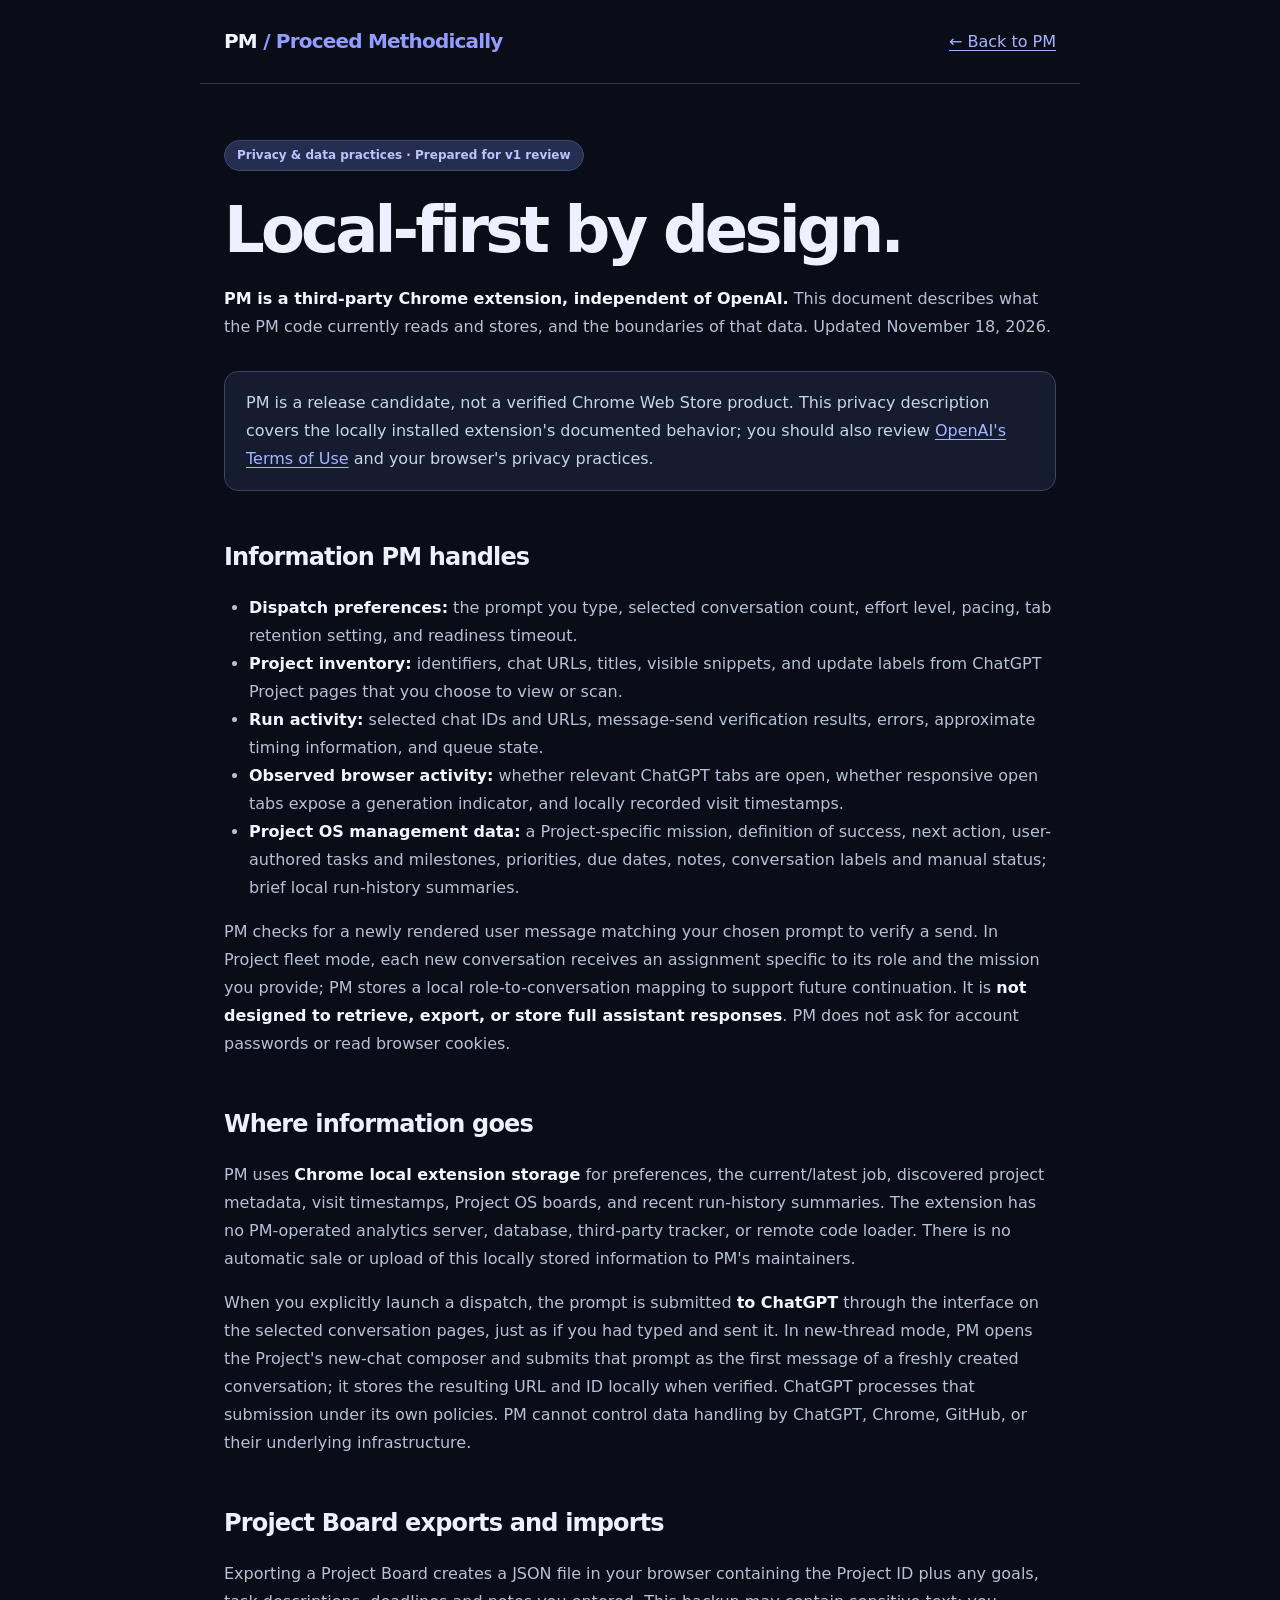
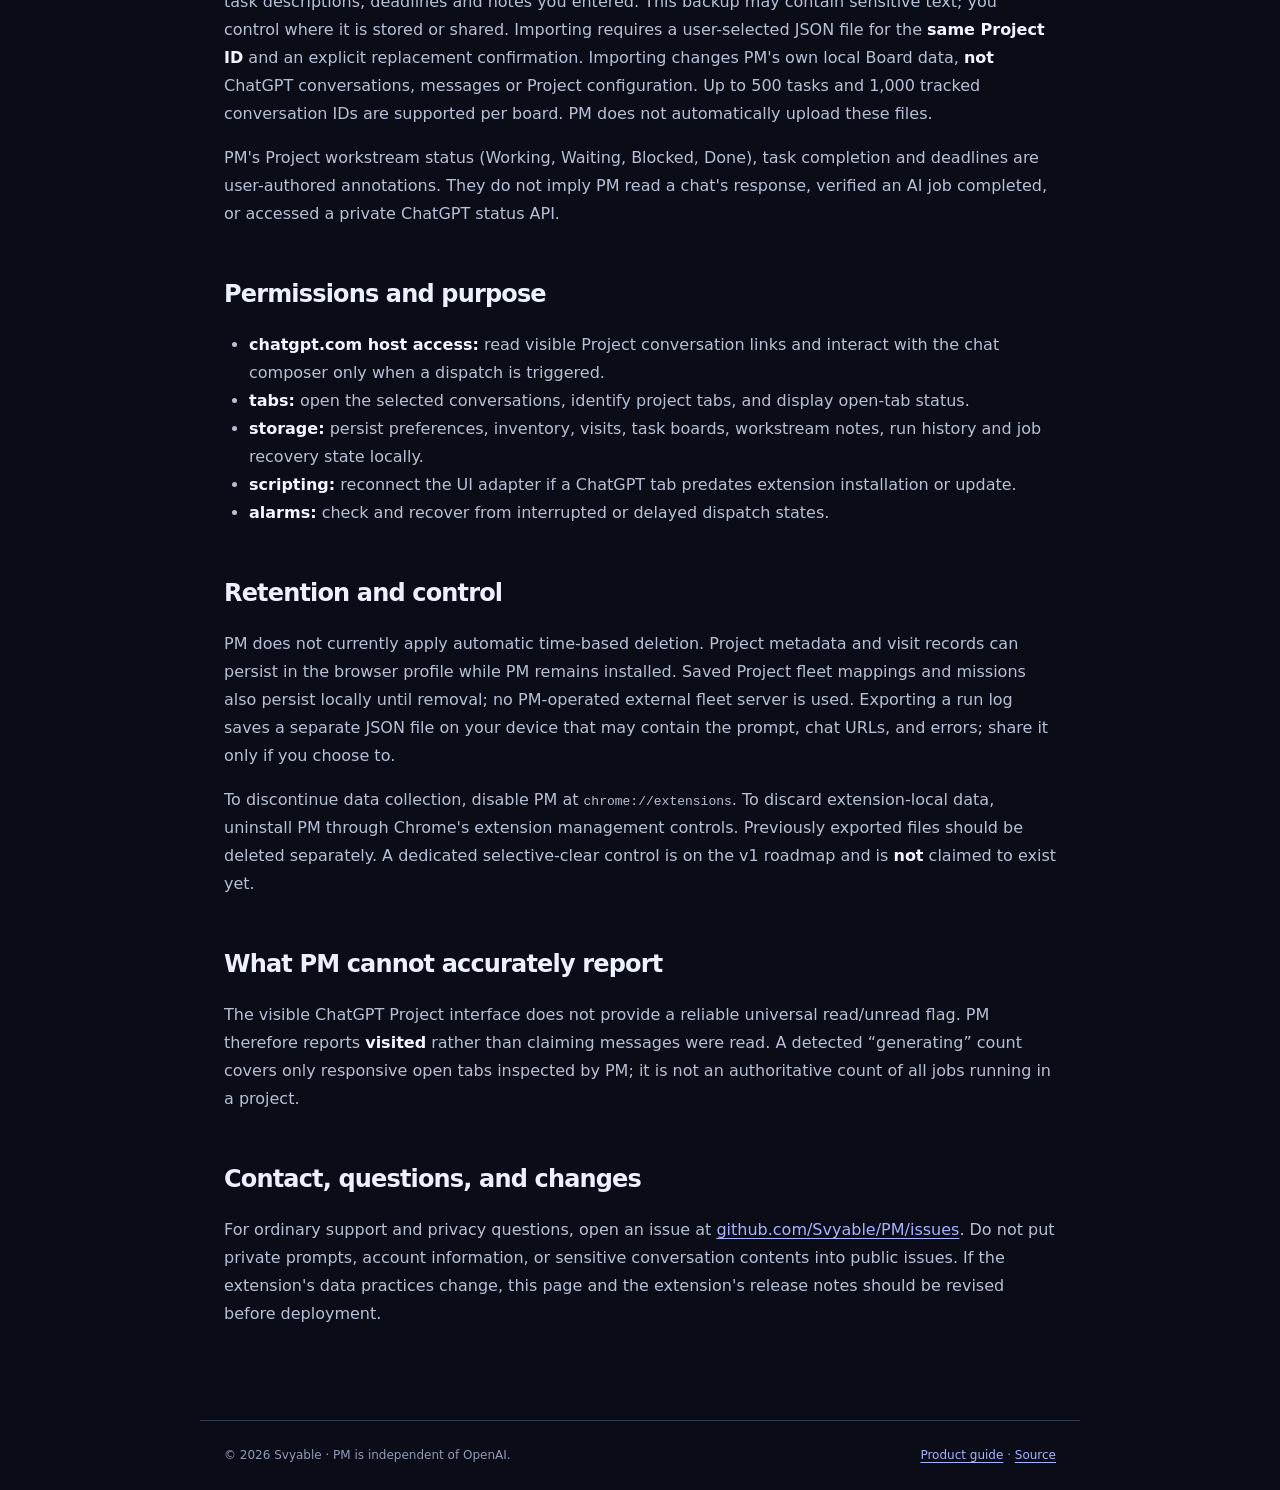
<file: docs/privacy.html>
<!doctype html>
<html lang="en">
<head>
<meta charset="utf-8"><meta name="viewport" content="width=device-width,initial-scale=1">
<meta name="color-scheme" content="dark">
<meta name="description" content="PM / Proceed Methodically extension: data collection, local storage, permissions, and privacy controls.">
<title>Privacy & Data Use — PM / Proceed Methodically</title>
<style>
:root{color-scheme:dark;font-family:Inter,system-ui,-apple-system,sans-serif;background:#0a0d17;color:#edf0ff;line-height:1.75}
*{box-sizing:border-box}body{margin:0}header,main,footer{max-width:880px;margin:0 auto;padding:24px}header{border-bottom:1px solid #333b55;display:flex;align-items:center;justify-content:space-between;gap:20px}header strong{font-size:20px;letter-spacing:-.04em}header strong span{color:#929dff}a{color:#a7b3ff;text-underline-offset:3px}main{padding-top:56px;padding-bottom:76px}h1{font-size:clamp(38px,6vw,64px);line-height:1.1;letter-spacing:-.06em;margin:0 0 20px}h2{font-size:24px;letter-spacing:-.035em;margin:45px 0 8px}p,li{color:#b7c0d5}ul{padding-left:25px}strong{color:#f4f5ff}.tag{display:inline-block;background:#252d50;color:#bbc4ff;border:1px solid #3c4977;border-radius:25px;font-size:12px;font-weight:700;padding:4px 12px;margin-bottom:24px}.notice{border:1px solid #394467;background:#151c30;border-radius:14px;padding:17px 21px;margin:30px 0;color:#cbd3e9}footer{border-top:1px solid #303a50;font-size:12px;color:#919bb6;display:flex;justify-content:space-between;gap:20px}@media(max-width:550px){header,main,footer{padding-left:19px;padding-right:19px}footer{flex-direction:column}}
</style>
</head>
<body>
<header><strong>PM <span>/ Proceed Methodically</span></strong><a href="./index.html">← Back to PM</a></header>
<main>
<div class="tag">Privacy & data practices · Prepared for v1 review</div>
<h1>Local-first by design.</h1>
<p><strong>PM is a third-party Chrome extension, independent of OpenAI.</strong> This document describes what the PM code currently reads and stores, and the boundaries of that data. Updated November 18, 2026.</p>
<div class="notice">PM is a release candidate, not a verified Chrome Web Store product. This privacy description covers the locally installed extension's documented behavior; you should also review <a href="https://openai.com/policies/terms-of-use/">OpenAI's Terms of Use</a> and your browser's privacy practices.</div>
<h2>Information PM handles</h2>
<ul>
<li><strong>Dispatch preferences:</strong> the prompt you type, selected conversation count, effort level, pacing, tab retention setting, and readiness timeout.</li>
<li><strong>Project inventory:</strong> identifiers, chat URLs, titles, visible snippets, and update labels from ChatGPT Project pages that you choose to view or scan.</li>
<li><strong>Run activity:</strong> selected chat IDs and URLs, message-send verification results, errors, approximate timing information, and queue state.</li>
<li><strong>Observed browser activity:</strong> whether relevant ChatGPT tabs are open, whether responsive open tabs expose a generation indicator, and locally recorded visit timestamps.</li>
<li><strong>Project OS management data:</strong> a Project-specific mission, definition of success, next action, user-authored tasks and milestones, priorities, due dates, notes, conversation labels and manual status; brief local run-history summaries.</li>
</ul>
<p>PM checks for a newly rendered user message matching your chosen prompt to verify a send. In Project fleet mode, each new conversation receives an assignment specific to its role and the mission you provide; PM stores a local role-to-conversation mapping to support future continuation. It is <strong>not designed to retrieve, export, or store full assistant responses</strong>. PM does not ask for account passwords or read browser cookies.</p>
<h2>Where information goes</h2>
<p>PM uses <strong>Chrome local extension storage</strong> for preferences, the current/latest job, discovered project metadata, visit timestamps, Project OS boards, and recent run-history summaries. The extension has no PM-operated analytics server, database, third-party tracker, or remote code loader. There is no automatic sale or upload of this locally stored information to PM's maintainers.</p>
<p>When you explicitly launch a dispatch, the prompt is submitted <strong>to ChatGPT</strong> through the interface on the selected conversation pages, just as if you had typed and sent it. In new-thread mode, PM opens the Project's new-chat composer and submits that prompt as the first message of a freshly created conversation; it stores the resulting URL and ID locally when verified. ChatGPT processes that submission under its own policies. PM cannot control data handling by ChatGPT, Chrome, GitHub, or their underlying infrastructure.</p>
<h2>Project Board exports and imports</h2>
<p>Exporting a Project Board creates a JSON file in your browser containing the Project ID plus any goals, task descriptions, deadlines and notes you entered. This backup may contain sensitive text; you control where it is stored or shared. Importing requires a user-selected JSON file for the <strong>same Project ID</strong> and an explicit replacement confirmation. Importing changes PM's own local Board data, <strong>not</strong> ChatGPT conversations, messages or Project configuration. Up to 500 tasks and 1,000 tracked conversation IDs are supported per board. PM does not automatically upload these files.</p>
<p>PM's Project workstream status (Working, Waiting, Blocked, Done), task completion and deadlines are user-authored annotations. They do not imply PM read a chat's response, verified an AI job completed, or accessed a private ChatGPT status API.</p>
<h2>Permissions and purpose</h2>
<ul>
<li><strong>chatgpt.com host access:</strong> read visible Project conversation links and interact with the chat composer only when a dispatch is triggered.</li>
<li><strong>tabs:</strong> open the selected conversations, identify project tabs, and display open-tab status.</li>
<li><strong>storage:</strong> persist preferences, inventory, visits, task boards, workstream notes, run history and job recovery state locally.</li>
<li><strong>scripting:</strong> reconnect the UI adapter if a ChatGPT tab predates extension installation or update.</li>
<li><strong>alarms:</strong> check and recover from interrupted or delayed dispatch states.</li>
</ul>
<h2>Retention and control</h2>
<p>PM does not currently apply automatic time-based deletion. Project metadata and visit records can persist in the browser profile while PM remains installed. Saved Project fleet mappings and missions also persist locally until removal; no PM-operated external fleet server is used. Exporting a run log saves a separate JSON file on your device that may contain the prompt, chat URLs, and errors; share it only if you choose to.</p>
<p>To discontinue data collection, disable PM at <code>chrome://extensions</code>. To discard extension-local data, uninstall PM through Chrome's extension management controls. Previously exported files should be deleted separately. A dedicated selective-clear control is on the v1 roadmap and is <strong>not</strong> claimed to exist yet.</p>
<h2>What PM cannot accurately report</h2>
<p>The visible ChatGPT Project interface does not provide a reliable universal read/unread flag. PM therefore reports <strong>visited</strong> rather than claiming messages were read. A detected “generating” count covers only responsive open tabs inspected by PM; it is not an authoritative count of all jobs running in a project.</p>
<h2>Contact, questions, and changes</h2>
<p>For ordinary support and privacy questions, open an issue at <a href="https://github.com/Svyable/PM/issues">github.com/Svyable/PM/issues</a>. Do not put private prompts, account information, or sensitive conversation contents into public issues. If the extension's data practices change, this page and the extension's release notes should be revised before deployment.</p>
</main>
<footer><span>© 2026 Svyable · PM is independent of OpenAI.</span><span><a href="./index.html">Product guide</a> · <a href="https://github.com/Svyable/PM">Source</a></span></footer>
</body></html>
</file>
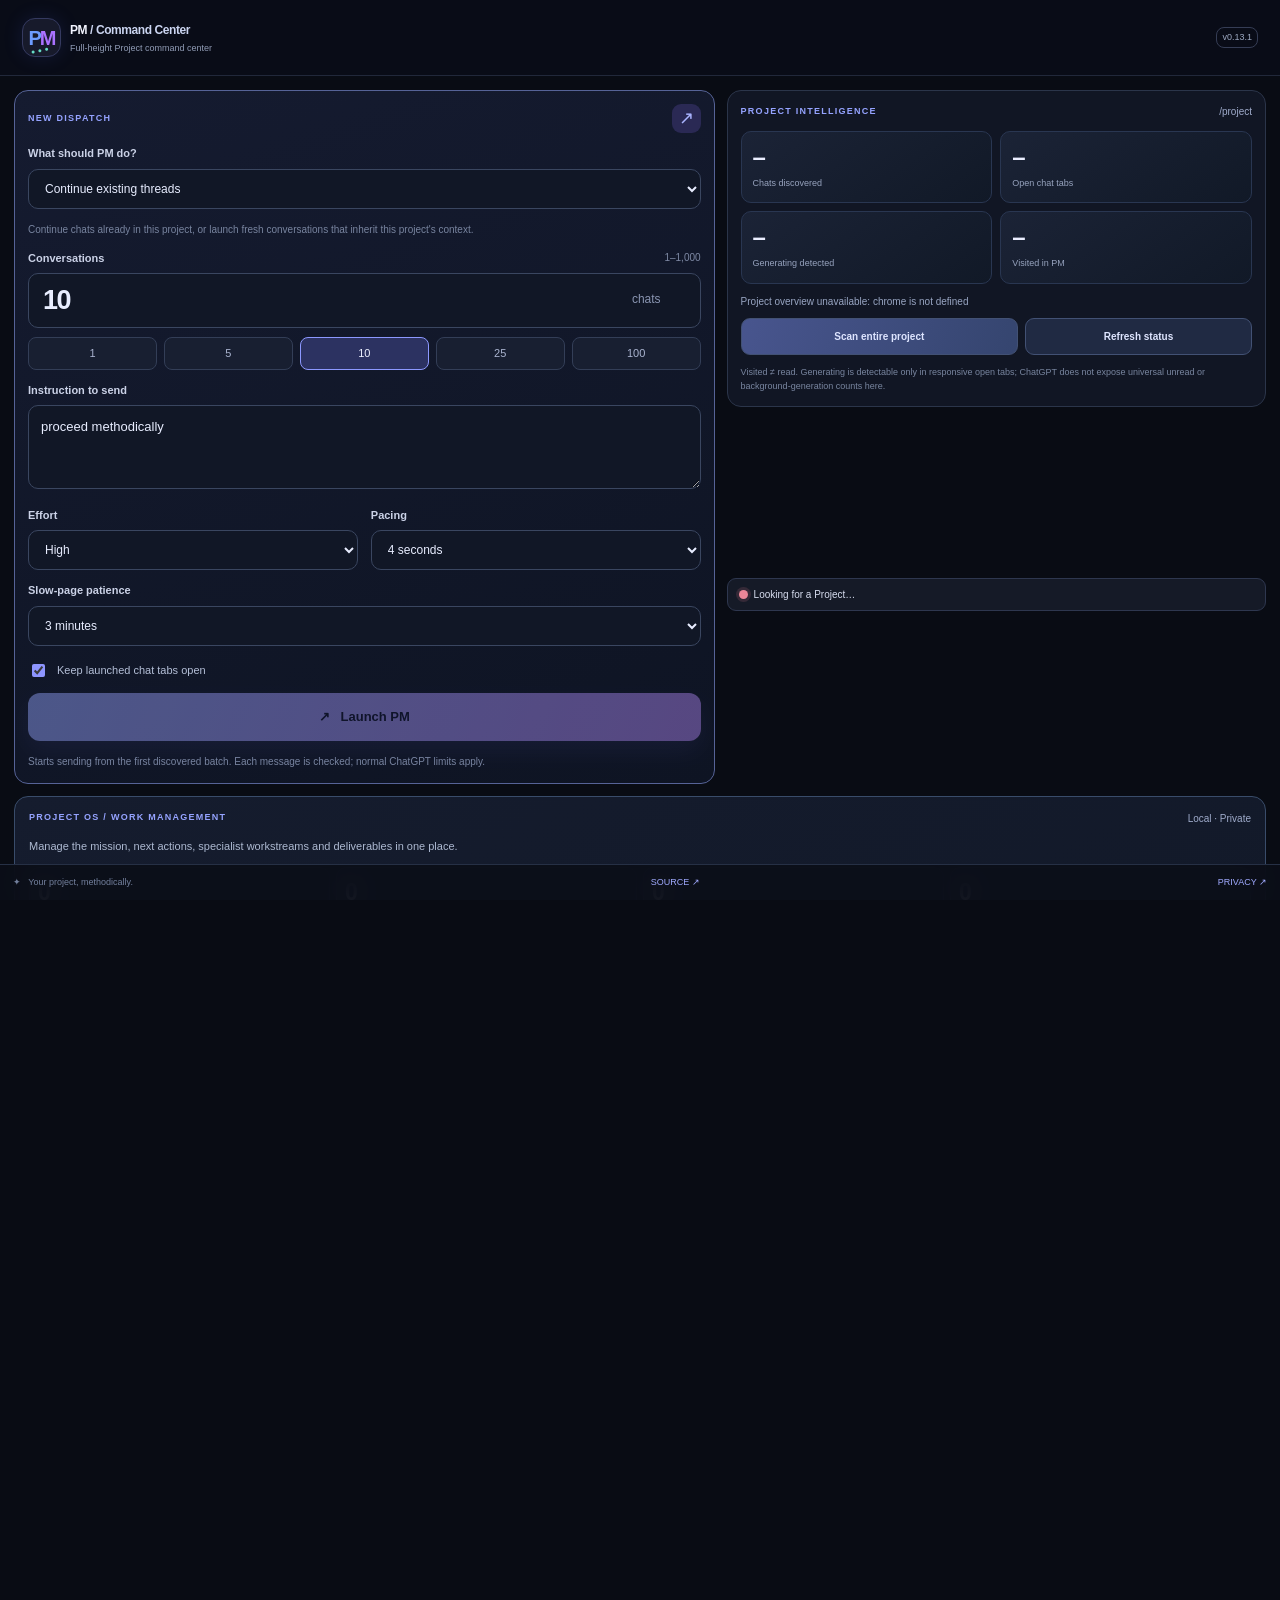
<file: extension/panel.html>
<!doctype html>
<html lang="en"><head><meta charset="utf-8"><meta name="viewport" content="width=device-width,initial-scale=1">
<title>PM / Project Command Center</title><link rel="stylesheet" href="popup.css"><link rel="stylesheet" href="panel.css"></head>
<body data-pm-mode="panel">
<header class="top" aria-label="PM full side panel"><div class="logo" aria-hidden="true"><strong>P<span>M</span></strong><i>•••</i></div><div class="brand"><strong>PM <em>/ Command Center</em></strong><small>Full-height Project command center</small></div><span class="version">v0.13.1</span></header>
<main>
<section class="connection" id="connection" role="status" aria-live="polite"><span id="connectionDot" class="signal"></span><span id="connectionMessage">Detecting current Project…</span></section>
<div id="notice" role="status" aria-live="polite" hidden></div>
<section class="summary" id="projectSummary">
<div class="sectiontitle"><span class="eyebrow">PROJECT INTELLIGENCE</span><span id="projectLabel" class="projectLabel">/project</span></div>
<div class="metricsGrid" aria-live="polite">
<div class="statBox"><strong id="knownCount">–</strong><span>Chats discovered</span></div>
<div class="statBox"><strong id="openCount">–</strong><span>Open chat tabs</span></div>
<div class="statBox"><strong id="generatingCount">–</strong><span>Generating detected</span></div>
<div class="statBox"><strong id="visitedCount">–</strong><span>Visited in PM</span></div>
</div>
<div class="scanMeta" id="scanMeta">Inventory loads from the visible project list.</div>
<div class="inventoryActions"><button type="button" id="scanProject">Scan entire project</button><button type="button" id="refreshOverview">Refresh status</button></div>
<p class="footnote">Visited ≠ read. Generating is detectable only in responsive open tabs; ChatGPT does not expose universal unread or background-generation counts here.</p>
</section>
<section class="portfolio" id="pmPortfolio" aria-labelledby="pmPortfolioTitle">
  <div class="sectiontitle"><span id="pmPortfolioTitle" class="eyebrow">PROJECT OS / WORK MANAGEMENT</span><span class="projectLabel">Local · Private</span></div>
  <p class="portfolioIntro">Manage the mission, next actions, specialist workstreams and deliverables in one place.</p>
  <div class="portfolioMetrics" aria-live="polite">
    <div><strong id="pmTasksOpen">0</strong><span>Open tasks</span></div>
    <div><strong id="pmTasksBlocked">0</strong><span>Blocked</span></div>
    <div><strong id="pmMilestonesOpen">0</strong><span>Milestones open</span></div>
    <div><strong id="pmOverdue">0</strong><span>Overdue</span></div>
  </div>
  <details class="pmBrief" open>
    <summary>Project brief <span>Mission → Outcome → Next action</span></summary>
    <form id="pmBriefForm">
      <label for="pmMission">Mission</label><textarea id="pmMission" rows="3" maxlength="4000" placeholder="What is the project's purpose?"></textarea>
      <label for="pmObjective">Definition of success</label><textarea id="pmObjective" rows="2" maxlength="1200" placeholder="What concrete result will count as done?"></textarea>
      <label for="pmNextAction">Next decisive action</label><input id="pmNextAction" maxlength="1200" placeholder="The most important next move">
      <div class="pmInline"><button type="submit" class="pmPrimary">Save project brief</button><span id="pmBriefStatus" role="status"></span></div>
    </form>
  </details>
  <div class="pmToolbar">
    <div class="pmBoardTabs" role="group" aria-label="Project management views">
      <button type="button" data-pm-view="tasks" aria-pressed="true">Tasks</button>
      <button type="button" data-pm-view="milestones" aria-pressed="false">Milestones</button>
      <button type="button" data-pm-view="history" aria-pressed="false">Run history</button>
    </div>
    <div class="pmBoardActions"><button type="button" id="pmSeedFleetTasks">Build fleet review plan</button><button type="button" id="pmExportBoard">Export board</button><button type="button" id="pmImportBoard">Import board</button><input type="file" accept="application/json,.json" id="pmBoardFile" hidden></div>
  </div>
  <details id="pmSynthesis" class="pmTaskForm">
    <summary>Prepare fleet synthesis brief</summary>
    <p class="smallnote">Review specialist results yourself, replace linked task notes with your findings, and mark those tasks Done. Select only notes you want to share. PM never reads responses or sends this brief.</p>
    <div id="pmSynthesisChoices"></div>
    <button type="button" id="pmBuildSynthesis" disabled>Build synthesis brief</button>
    <label for="pmSynthesisOutput">Review and manually copy to your chosen integration chat</label>
    <textarea id="pmSynthesisOutput" rows="7" readonly spellcheck="false" placeholder="Your selected notes will appear here."></textarea>
    <p id="pmSynthesisStatus" role="status" class="smallnote"></p>
  </details>
  <div id="pmTaskView">
    <form id="pmTaskForm" class="pmTaskForm">
      <label for="pmTaskTitle">New task or milestone</label>
      <input id="pmTaskTitle" maxlength="160" required placeholder="Write the next deliverable...">
      <div class="pmTaskGrid">
        <div><label for="pmTaskPriority">Priority</label><select id="pmTaskPriority"><option value="normal">Normal</option><option value="high">High</option><option value="critical">Critical</option><option value="low">Low</option></select></div>
        <div><label for="pmTaskDue">Due date</label><input id="pmTaskDue" type="date"></div>
      </div>
      <label for="pmTaskChat">Linked conversation (optional)</label><select id="pmTaskChat"><option value="">No conversation</option></select>
      <label for="pmTaskNotes">Work item notes</label><textarea id="pmTaskNotes" rows="2" maxlength="2500" placeholder="Expected result, handoff, or blockers…"></textarea>
      <div class="pmInline"><label for="pmTaskStatus">Status</label><select id="pmTaskStatus"><option value="todo">To do</option><option value="doing">In progress</option><option value="blocked">Blocked</option><option value="done">Done</option></select></div>
      <label class="pmCheck"><input type="checkbox" id="pmIsMilestone"> This is a milestone</label>
      <div class="pmInline"><button type="submit" class="pmPrimary" id="pmSaveTask">+ Add work item</button><button type="button" id="pmCancelTaskEdit" hidden>Cancel edit</button></div>
    </form>
    <div class="pmTaskControls"><label for="pmTaskFilter">Show</label><select id="pmTaskFilter"><option value="open">Open work</option><option value="all">All work</option><option value="todo">To do</option><option value="doing">In progress</option><option value="blocked">Blocked</option><option value="done">Done</option></select></div>
    <div id="pmTaskList" class="pmTaskList" aria-live="polite"></div>
  </div>
  <div id="pmHistoryView" hidden><div id="pmHistoryList" class="pmHistoryList" aria-live="polite"></div></div>
  <p id="pmBoardNotice" class="pmBoardNotice" role="status" aria-live="polite"></p>
  <p class="footnote">Task progress, annotations and statuses are your PM tracking—not ChatGPT native read/unread data. No automatic reading of conversation contents.</p>
</section>
<section id="setup" class="dispatchForm">
 <div class="sectiontitle"><span class="eyebrow">NEW DISPATCH</span><span class="introIcon">↗</span></div>
 <form id="launchForm">
  <label for="mode">What should PM do?</label>
  <select id="mode" aria-describedby="modeHelp">
    <option value="existing">Continue existing threads</option>
    <option value="selected">Send to selected conversations</option>
    <option value="new">Start new project threads</option>
    <option value="mixed">Continue existing + start new</option>
    <option value="fleet-start">Seed a project fleet</option>
    <option value="fleet-continue">Continue a saved project fleet</option>
  </select>
  <p id="modeHelp" class="smallnote">Continue chats already in this project, or launch fresh conversations that inherit this project's context.</p>
  <section id="fleetSetup" class="fleetWizard" hidden>
    <label for="fleetTemplate">Fleet blueprint</label>
    <select id="fleetTemplate">
      <option value="brainswarm">✳ Brainswarm — multi-angle problem solving</option>
      <option value="business">◈ Business Model Lab — strategy and validation</option>
      <option value="science">⌁ Scientific Research Lab — hypothesis to experiment</option>
      <option value="proof">∑ Math Proof Engine — conjecture to audited proof</option>
    </select>
    <label for="mission">Project-level mission</label>
    <textarea id="mission" rows="4" maxlength="4000" placeholder="What should this Project accomplish? Describe its central question, constraints, and desired outcome."></textarea>
    <p id="fleetStatus" class="smallnote">One mission, distinct workstreams. Each role works independently; PM preserves the role-to-chat map.</p>
    <div id="fleetPreview" class="fleetPreview" aria-live="polite"></div>
    <div id="fleetWorkstreams" class="fleetWorkstreams" aria-live="polite"></div>
  </section>
  <label for="target">Conversations <small>1–1,000</small></label>
  <div class="countline"><input type="number" id="target" min="1" max="1000" step="1" value="10" required><span>chats</span></div>
  <div class="presets" role="group" aria-label="Conversation count presets"><button type="button" data-count="1">1</button><button type="button" data-count="5">5</button><button type="button" data-count="10" class="chosen">10</button><button type="button" data-count="25">25</button><button type="button" data-count="100">100</button></div>
  <div id="splitRow" hidden>
    <label for="newCount">New conversations in this run</label>
    <input id="newCount" type="number" value="1" min="1" max="999" step="1">
    <p id="splitSummary" class="smallnote">9 existing + 1 new</p>
  </div>
  <div id="singlePromptBlock">
    <label for="prompt">Instruction to send</label>
    <textarea id="prompt" maxlength="16000" spellcheck="true" required>proceed methodically</textarea>
  </div>
  <div class="columns"><div><label for="effort">Effort</label><select id="effort"><option>High</option><option>Instant</option><option>Medium</option><option>Extra High</option><option>Keep current</option></select></div><div><label for="delay">Pacing</label><select id="delay"><option value="2">2 seconds</option><option value="4" selected>4 seconds</option><option value="6">6 seconds</option><option value="10">10 seconds</option><option value="20">20 seconds</option><option value="30">30 seconds</option><option value="60">60 seconds</option></select></div></div>
  <label for="loadTimeout">Slow-page patience</label><select id="loadTimeout"><option value="60">1 minute</option><option value="180" selected>3 minutes</option><option value="300">5 minutes</option><option value="600">10 minutes</option></select>
  <label class="check"><input type="checkbox" id="keepTabs" checked><span>Keep launched chat tabs open</span></label>
  <button type="submit" class="launch" id="launch">↗ &nbsp; Launch PM</button>
 </form>
 <p class="smallnote">Starts sending from the first discovered batch. Each message is checked; normal ChatGPT limits apply.</p>
</section>
<section id="run" hidden>
 <div class="runhead"><span class="eyebrow">LIVE DISPATCH</span><span class="state" id="state">Running</span></div>
 <div class="runmetric"><strong id="progress">0</strong><span id="progressTotal">/ 0</span><em id="percentage">0%</em></div>
 <div class="progressTrack"><div id="progressBar"></div></div>
 <p id="runMessage" class="runMessage">Preparing conversations…</p>
 <div class="stats"><div><strong id="sent">0</strong><span>Verified sent</span></div><div><strong id="failed">0</strong><span>Skipped / failed</span></div><div><strong id="found">0</strong><span>Discovered</span></div></div>
 <div class="actions"><button type="button" id="pause">Pause</button><button type="button" id="resume" hidden>Resume</button><button type="button" id="stop" class="danger">Stop</button><button type="button" id="newRun" hidden>New run</button></div>
 <div class="activityTitle"><strong>Dispatch activity</strong><button type="button" id="export">Export JSON ↗</button></div>
 <div id="activity" class="activity" aria-live="polite"></div>
</section>
<section class="inventory">
 <div class="sectiontitle"><span class="eyebrow">PROJECT CONVERSATIONS</span><span id="inventoryCount" class="projectLabel">0 known</span></div>
 <label for="inventoryFilter">Find a conversation</label><input id="inventoryFilter" type="search" placeholder="Search titles or snippets…" autocomplete="off">
 <div class="pmInventoryTools">
   <label for="pmThreadFilter">Workstream status</label><select id="pmThreadFilter"><option value="all">All conversations</option><option value="untriaged">Untriaged</option><option value="working">Working</option><option value="waiting">Waiting</option><option value="blocked">Blocked</option><option value="done">Done</option></select>
   <div class="pmInline"><button type="button" id="pmSelectVisible">Select filtered</button><button type="button" id="pmClearSelected">Clear</button><strong id="pmSelectedCount">0 selected</strong></div>
   <div class="pmInline"><select id="pmBulkStatus" aria-label="Mark selected conversations"><option value="">Set selected status…</option><option value="working">Working</option><option value="waiting">Waiting</option><option value="blocked">Blocked</option><option value="done">Done</option><option value="untriaged">Untriaged</option></select><button type="button" id="pmApplyBulkStatus">Apply</button></div>
   <button type="button" class="pmPrimary pmDispatchSelected" id="pmDispatchSelected" disabled>↗ Dispatch to selected</button>
 </div>
 <div class="inventoryList" id="inventoryList" aria-live="polite"><p class="empty">Discovering conversations…</p></div>
</section>
</main>
<footer><span>✦ &nbsp; Your project, methodically.</span><a href="https://github.com/Svyable/PM" target="_blank" rel="noopener">SOURCE ↗</a><a href="https://github.com/Svyable/PM/blob/main/docs/privacy.html" target="_blank" rel="noopener noreferrer">PRIVACY ↗</a></footer>
<script src="fleets.js"></script><script src="popup.js"></script><script src="panel.js"></script><script src="project-manager.js"></script>
</body></html>
</file>
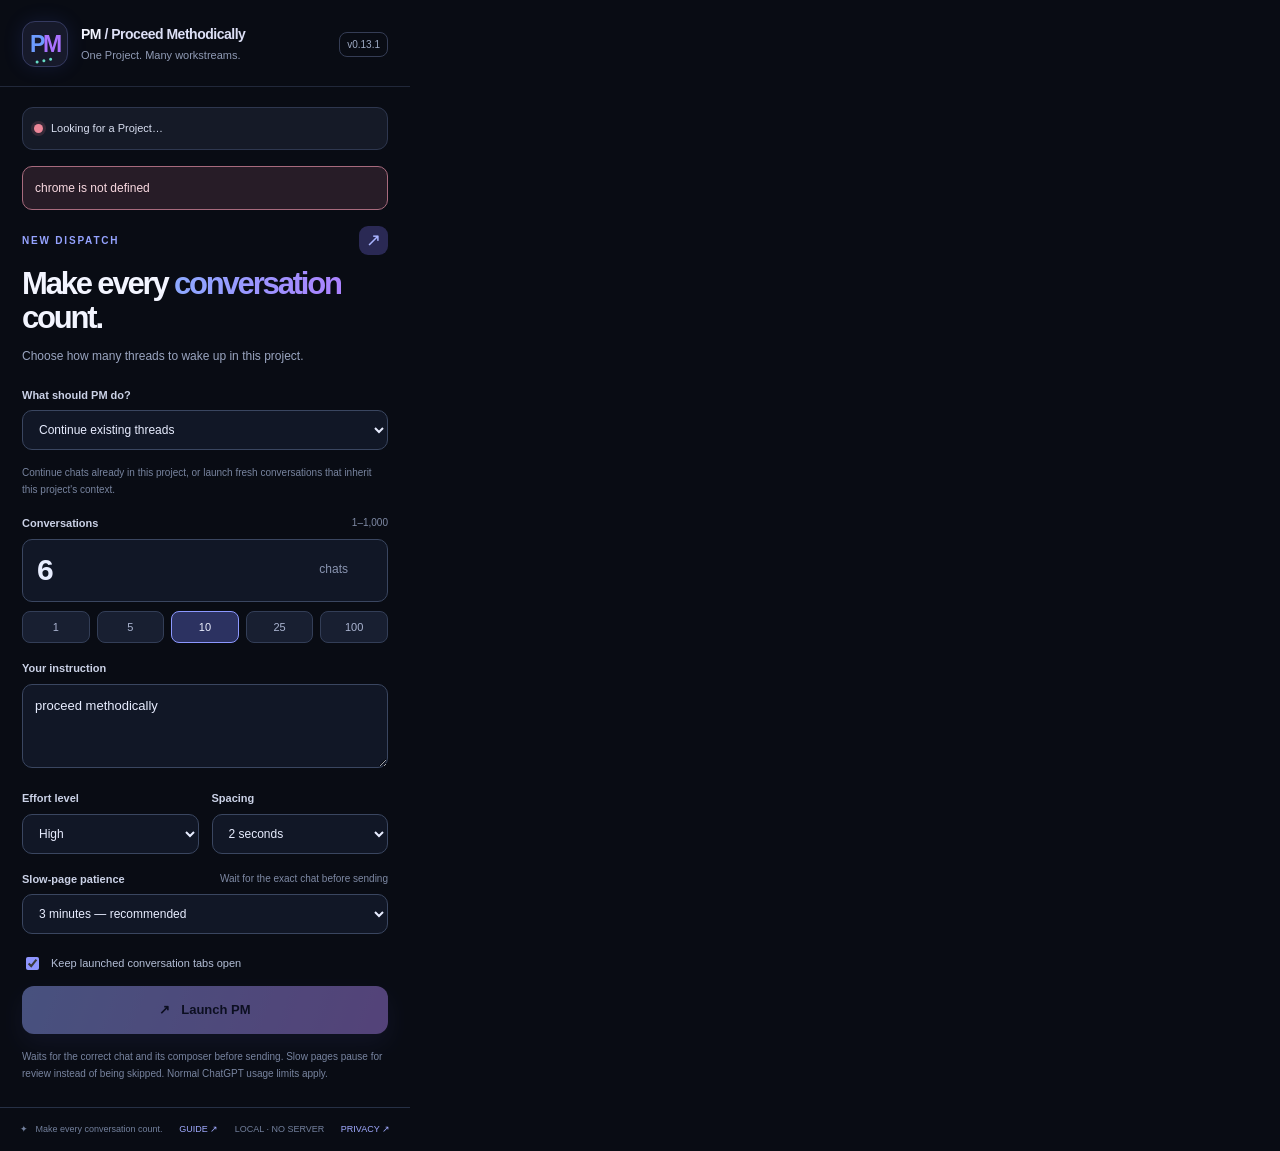
<file: extension/popup.html>
<!DOCTYPE html>
<html lang="en"><head><meta charset="utf-8"><meta name="viewport" content="width=device-width,initial-scale=1"><title>PM — Proceed Methodically</title><link rel="stylesheet" href="popup.css"></head>
<body>
<header class="top"><div class="logo" aria-hidden="true"><strong>P<span>M</span></strong><i>•••</i></div><div class="brand"><strong>PM <em>/ Proceed Methodically</em></strong><small>One Project. Many workstreams.</small></div><span class="version">v0.13.1</span></header>
<main>
<section class="connection" id="connection"><span id="connectionDot" class="signal"></span><span id="connectionMessage">Checking ChatGPT Project…</span></section>
<div id="notice" role="status" aria-live="polite" hidden></div>
<section id="setup">
 <div class="intro"><span class="eyebrow">NEW DISPATCH</span><span class="introIcon">↗</span></div>
 <h1>Make every <span>conversation</span> count.</h1>
 <p class="help">Choose how many threads to wake up in this project.</p>
 <form id="launchForm">
  <label for="mode">What should PM do?</label>
  <select id="mode" aria-describedby="modeHelp">
    <option value="existing">Continue existing threads</option>
    <option value="new">Start new project threads</option>
    <option value="mixed">Continue existing + start new</option>
    <option value="fleet-start">Seed a project fleet</option>
    <option value="fleet-continue">Continue a saved project fleet</option>
  </select>
  <p id="modeHelp" class="smallnote">Continue chats already in this project, or launch fresh conversations that inherit this project's context.</p>
  <section id="fleetSetup" class="fleetWizard" hidden>
    <label for="fleetTemplate">Fleet blueprint</label>
    <select id="fleetTemplate">
      <option value="brainswarm">✳ Brainswarm — multi-angle problem solving</option>
      <option value="business">◈ Business Model Lab — strategy and validation</option>
      <option value="science">⌁ Scientific Research Lab — hypothesis to experiment</option>
      <option value="proof">∑ Math Proof Engine — conjecture to audited proof</option>
    </select>
    <label for="mission">Project-level mission</label>
    <textarea id="mission" rows="4" maxlength="4000" placeholder="What should this Project accomplish? Include constraints and desired outcomes."></textarea>
    <p id="fleetStatus" class="smallnote">One mission, distinct roles. PM records each role-to-chat mapping.</p>
    <div id="fleetPreview" class="fleetPreview" aria-live="polite"></div>
    <div id="fleetWorkstreams" class="fleetWorkstreams" aria-live="polite"></div>
  </section>
  <label for="target">Conversations <small>1–1,000</small></label>
  <div class="countline"><input type="number" id="target" min="1" max="1000" step="1" value="6" required><span>chats</span></div>
  <div class="presets" role="group" aria-label="Quick conversation counts"><button type="button" data-count="1">1</button><button type="button" data-count="5">5</button><button type="button" data-count="10" class="chosen">10</button><button type="button" data-count="25">25</button><button type="button" data-count="100">100</button></div>
  <div id="splitRow" hidden>
    <label for="newCount">New conversations in this run</label>
    <input id="newCount" type="number" value="1" min="1" max="999" step="1">
    <p id="splitSummary" class="smallnote">9 existing + 1 new</p>
  </div>
  <div id="singlePromptBlock">
    <label for="prompt">Your instruction</label>
    <textarea id="prompt" maxlength="16000" spellcheck="true" required>proceed methodically</textarea>
  </div>
  <div class="columns"><div><label for="effort">Effort level</label><select id="effort"><option>High</option><option>Instant</option><option>Medium</option><option>Extra High</option><option>Keep current</option></select></div><div><label for="delay">Spacing</label><select id="delay"><option value="2" selected>2 seconds</option><option value="4">4 seconds</option><option value="6">6 seconds</option><option value="10">10 seconds</option><option value="20">20 seconds</option><option value="30">30 seconds</option><option value="60">60 seconds</option></select></div></div>
  <label for="loadTimeout">Slow-page patience <small>Wait for the exact chat before sending</small></label>
  <select id="loadTimeout"><option value="60">1 minute</option><option value="180" selected>3 minutes — recommended</option><option value="300">5 minutes</option><option value="600">10 minutes</option></select>
  <label class="check"><input type="checkbox" id="keepTabs" checked><span>Keep launched conversation tabs open</span></label>
  <button type="submit" class="launch" id="launch">↗ &nbsp; Launch PM</button>
 </form>
 <div class="smallnote">Waits for the correct chat and its composer before sending. Slow pages pause for review instead of being skipped. Normal ChatGPT usage limits apply.</div>
</section>
<section id="run" hidden>
 <div class="runhead"><span class="eyebrow">LIVE DISPATCH</span><span class="state" id="state">Running</span></div>
 <div class="runmetric"><strong id="progress">0</strong><span id="progressTotal">/ 0</span><em id="percentage">0%</em></div>
 <div class="progressTrack"><div id="progressBar"></div></div>
 <p id="runMessage" class="runMessage">Preparing your conversations…</p>
 <div class="stats"><div><strong id="sent">0</strong><span>Sent</span></div><div><strong id="failed">0</strong><span>Skipped / failed</span></div><div><strong id="found">0</strong><span>Found</span></div></div>
 <div class="actions"><button type="button" id="pause">Pause</button><button type="button" id="resume" hidden>Resume</button><button type="button" id="stop" class="danger">Stop</button><button type="button" id="newRun" hidden>New run</button></div>
 <div class="activityTitle"><strong>Recent activity</strong><button type="button" id="export">Export JSON ↗</button></div>
 <div id="activity" class="activity" aria-live="polite"></div>
 <p class="smallnote">Pausing or stopping does not undo already-sent prompts. Inspect unconfirmed sends before retrying.</p>
</section>
</main>
<footer><span>✦ &nbsp; Make every conversation count.</span><a href="https://svyable.github.io/PM/" target="_blank" rel="noopener">GUIDE ↗</a><span>LOCAL · NO SERVER</span><a href="https://github.com/Svyable/PM/blob/main/docs/privacy.html" target="_blank" rel="noopener noreferrer">PRIVACY ↗</a></footer>
<script src="fleets.js"></script><script src="popup.js"></script>
</body></html>
</file>
<file: extension/popup.css>
:root{color-scheme:dark;--bg:#090c14;--panel:#121725;--line:#303951;--text:#f3f5ff;--muted:#909bb5;--blue:#8c98ff;--violet:#b67bff;--mint:#6ce6cf}*{box-sizing:border-box}html{width:410px;max-width:100%;}body{margin:0;color:var(--text);font:13px/1.5 Inter,-apple-system,BlinkMacSystemFont,"Segoe UI",sans-serif;background:var(--bg);min-height:520px}button,input,select,textarea{font:inherit}button{cursor:pointer}button:disabled{opacity:.45;cursor:not-allowed}button:focus-visible,input:focus-visible,select:focus-visible,textarea:focus-visible,a:focus-visible{outline:2px solid #aab2ff;outline-offset:3px}button{transition:background .15s,border-color .15s}
.top{display:flex;align-items:center;padding:21px 22px 19px;border-bottom:1px solid #21283a;gap:13px}.logo{height:46px;width:46px;border:1px solid #353a60;border-radius:13px;position:relative;background:#171a2b;display:grid;place-items:center;box-shadow:0 0 20px #586fff20}.logo strong{font-size:23px;line-height:1;letter-spacing:-.1em;color:#6d9cff;font-weight:900}.logo strong span{color:#aa72ff}.logo i{font-size:11px;position:absolute;bottom:-2px;color:#66ddc6;font-style:normal;letter-spacing:3px;transform:rotate(-12deg)}.brand{min-width:0;flex:1}.brand strong{font-size:14px;letter-spacing:-.035em;white-space:nowrap}.brand em{font-style:normal;color:#dde0f6}.brand small{display:block;color:var(--muted);font-size:11px;margin-top:2px}.version{font-size:10px;border:1px solid #353d55;border-radius:8px;padding:4px 7px;color:#9eaac3}
main{padding:20px 22px 25px}.connection{border:1px solid #2e374f;border-radius:11px;background:#151a27;display:flex;gap:8px;align-items:center;padding:12px 11px;margin-bottom:25px}.signal{height:9px;width:9px;flex-shrink:0;border-radius:50%;background:#e8b875;box-shadow:0 0 0 3px #e8b87520}.signal.good{background:#6ce6cf;box-shadow:0 0 0 3px #6ce6cf25}.signal.bad{background:#ec8698;box-shadow:0 0 0 3px #ec869825}.connection span:nth-child(2){flex:1;color:#d7ddef;font-size:11px}.connection button{background:transparent;border:1px solid #48536d;border-radius:7px;color:#b7c5e8;padding:5px 8px;font-size:10px;white-space:nowrap}.connection button:hover{background:#29334c}
#notice{border:1px solid #a76a7d;border-radius:10px;background:#49303d77;color:#f9d9e1;padding:12px;margin:-9px 0 16px;font-size:12px;word-wrap:break-word}.intro,.runhead{display:flex;align-items:center;justify-content:space-between}.eyebrow{font-size:10px;text-transform:uppercase;font-weight:850;color:#95a3ff;letter-spacing:.18em}.introIcon{width:29px;height:29px;display:grid;place-items:center;background:#2a2954;color:#aab4ff;border-radius:9px;font-size:18px}h1{font-size:31px;letter-spacing:-.07em;line-height:1.1;margin:12px 0}h1 span{background:linear-gradient(100deg,#8caaff,#ac82ff);color:transparent;background-clip:text;-webkit-background-clip:text}.help{margin:0 0 22px;color:#9aa5c0;font-size:12px}label{font-size:11px;color:#cbd2e7;font-weight:750;display:block;margin-top:17px;margin-bottom:7px}label small{font-size:10px;color:#7e89a4;font-weight:450;float:right}textarea,input[type="number"],select{border:1px solid #3a4660;background:#111726;color:#e8edff;border-radius:10px;width:100%;padding:11px 12px;outline:none}textarea:focus,input:focus,select:focus{border-color:#8993ff}textarea{min-height:84px;resize:vertical;line-height:1.55}.countline{position:relative}.countline input{font-size:30px;font-weight:820;letter-spacing:-.06em;padding:9px 14px;height:63px}.countline span{position:absolute;right:40px;top:21px;color:#8994b0;font-size:12px}.presets{display:grid;grid-template-columns:repeat(5,1fr);gap:7px;margin-top:9px}.presets button{padding:7px;border:1px solid #333e57;background:#181f31;color:#aab4d0;border-radius:8px;font-size:11px}.presets button.chosen,.presets button:hover{background:#2c3261;border-color:#8c98ff;color:#edf0ff}.columns{display:grid;grid-template-columns:1fr 1fr;gap:13px}select{appearance:auto;font-size:12px}.check{display:flex;align-items:center;gap:9px;font-weight:500;color:#b4bfd7;font-size:11px;padding:3px 0 6px;cursor:pointer}.check input{accent-color:#8e95ff;flex-shrink:0}.launch{width:100%;padding:14px;background:linear-gradient(110deg,#94a6ff,#af85f3);border:0;border-radius:12px;color:#101331;font-weight:850;font-size:13px;box-shadow:0 10px 25px #777aff28}.launch:hover:not(:disabled){filter:brightness(1.08)}.smallnote{font-size:10px;color:#78849f;margin:14px 0 0;line-height:1.7}
.runhead{margin:3px 0 22px}.state{padding:5px 9px;border-radius:50px;font-size:11px;color:#b9c9ff;background:#282d4a;border:1px solid #444c6e}.state.done{color:#7be4cd;background:#1c3a3c;border-color:#2e605d}.state.error{color:#ffb9bc;background:#412b39;border-color:#755365}.runmetric{display:flex;align-items:baseline;gap:5px}.runmetric strong{font-size:45px;letter-spacing:-.08em;line-height:1}.runmetric span{font-size:15px;color:#9ba6c3}.runmetric em{font-style:normal;color:#9aa6ff;font-weight:750;font-size:14px;margin-left:auto}.progressTrack{height:8px;border-radius:30px;background:#293247;overflow:hidden;margin-top:15px}.progressTrack div{height:100%;width:0%;background:linear-gradient(90deg,#6c9cff,#a976ff,#60edcf);border-radius:inherit;transition:width .25s}.runMessage{font-size:11px;color:#9ba6c0;margin:14px 0 18px;line-height:1.6}.stats{display:grid;grid-template-columns:repeat(3,1fr);gap:10px}.stats>div{border:1px solid #2b364d;border-radius:10px;padding:11px;background:#151b2a}.stats strong{display:block;font-size:18px;line-height:1.1}.stats span{display:block;color:#8d99b4;font-size:10px;margin-top:6px}.actions{display:flex;gap:8px;margin-top:20px;flex-wrap:wrap}.actions button{flex:1;border:1px solid #4b5777;border-radius:10px;background:#1d2538;color:#e5eaff;padding:11px;min-width:80px;font-weight:700;font-size:11px}.actions button:hover{background:#303b57}.actions .danger{border-color:#6c4a5b;color:#f4b6c2}.activityTitle{display:flex;align-items:center;justify-content:space-between;margin-top:26px;border-top:1px solid #2b3245;padding-top:20px;font-size:12px}.activityTitle button{background:none;color:#a1afff;border:0;font-size:11px}.activity{max-height:200px;overflow-y:auto;display:grid;gap:8px;margin-top:15px}.activityRow{border:1px solid #2b3348;border-radius:10px;background:#151b2a;padding:10px 11px;font-size:11px}.activityRow .rowtop{display:flex;gap:7px;align-items:center}.activityRow .title{flex:1;min-width:0;overflow:hidden;text-overflow:ellipsis;white-space:nowrap;color:#e9efff;font-weight:680}.activityRow .status{color:#84edcb;font-size:10px;font-weight:780}.activityRow .openchat{color:#aab6ff;font-size:10px;text-decoration:none;white-space:nowrap;padding:2px 4px;border-radius:4px}.activityRow .openchat:hover{text-decoration:underline;background:#28314d}.activityRow .status.failed{color:#f3c185}.activityRow .status.uncertain{color:#fd8aa5}.activityRow .reason{color:#8d98b2;font-size:10px;line-height:1.5;margin-top:5px;overflow-wrap:anywhere}.empty{color:#7e8aa5;font-size:11px;padding:12px 0}
footer{padding:15px 20px;border-top:1px solid #263045;display:flex;align-items:center;gap:10px;justify-content:space-between;color:#73809d;font-size:9px}footer a{color:#a0aaff;white-space:nowrap;text-decoration:none}@media(prefers-reduced-motion:reduce){*{transition:none!important}}
</file>
<file: extension/panel.css>
/* PM v0.7 — embedded project command center */
:root{--pm-border:#323b54}
html{width:100%;max-width:100%;height:100%;overflow:hidden}
body{width:100%;height:100%;min-height:0;overflow-y:auto;overflow-x:hidden;scrollbar-color:#566183 transparent;scrollbar-width:thin}
.top{padding:16px 15px 14px;gap:9px;position:sticky;top:0;z-index:10;background:#0a0d18eF;backdrop-filter:blur(15px)}
.logo{height:39px;width:39px;flex-shrink:0}.logo strong{font-size:20px}.brand strong{font-size:12px}.brand em{color:#cbd5f1}.brand small{font-size:9px}.version{font-size:9px;padding:3px 5px}
main{padding:14px 14px 16px}.connection{padding:9px 10px;margin-bottom:13px;gap:6px}.connection span:nth-child(2){font-size:10px}.connection button{font-size:9px;padding:4px 6px}
.sectiontitle{display:flex;align-items:center;justify-content:space-between;gap:8px;margin-bottom:12px}.eyebrow{font-size:9px;letter-spacing:.14em}
.summary,.dispatchForm,.inventory,#run{background:#111624;border:1px solid #2b354a;border-radius:14px;padding:13px;margin-bottom:13px}
.projectLabel{font-size:10px;color:#9fabcb;max-width:130px;overflow:hidden;text-overflow:ellipsis;white-space:nowrap}
.metricsGrid{display:grid;grid-template-columns:repeat(2,minmax(0,1fr));gap:8px}.statBox{border:1px solid #293651;background:linear-gradient(145deg,#1b2336,#111927);padding:11px;border-radius:10px}.statBox strong{display:block;font-size:24px;letter-spacing:-.06em;line-height:1.2;color:#ebeeff}.statBox span{font-size:9px;color:#97a3be}
.scanMeta{margin:10px 0 8px;color:#98a5c2;font-size:10px;line-height:1.6}.inventoryActions{display:grid;grid-template-columns:1.1fr .9fr;gap:7px}.inventoryActions button{background:#202a43;border:1px solid #425174;color:#dee5ff;border-radius:9px;padding:10px 6px;font-size:10px;font-weight:700}.inventoryActions button:first-child{background:linear-gradient(110deg,#48558e,#35456f)}.inventoryActions button:disabled{opacity:.5}
.footnote{font-size:9px;color:#78859f;line-height:1.6;margin:10px 0 0}
#run .runhead{margin:0 0 14px}#run .runmetric strong{font-size:36px}#run .activity{max-height:175px}#run .stats{gap:6px}#run .stats>div{padding:8px}#run .stats strong{font-size:16px}#run .stats span{font-size:9px}#run .runMessage{margin:10px 0 12px}#run .actions{margin-top:12px}
.dispatchForm .countline input{height:55px;font-size:27px}.dispatchForm .countline span{top:17px}
.dispatchForm label{margin-top:12px}.dispatchForm .smallnote{margin-top:12px}
.inventoryList{max-height:340px;overflow:auto;display:grid;gap:6px;margin-top:10px;scrollbar-color:#54617b transparent;scrollbar-width:thin}
.inventoryItem{display:flex;align-items:flex-start;justify-content:space-between;gap:9px;border:1px solid #2b364d;background:#172033;padding:9px;border-radius:9px}
.inventoryItem a{font-size:11px;color:#eff3ff;font-weight:720;text-decoration:none;line-height:1.4;overflow-wrap:anywhere}
.inventoryItem a:hover{text-decoration:underline}.inventoryItem p{color:#8e9bb5;font-size:10px;margin:3px 0 0;line-height:1.35;word-break:break-word}
.inventoryItem small{color:#8493b0;font-size:9px;white-space:nowrap}
.inventoryItem .tags{display:flex;gap:5px;align-items:center;margin-top:4px;flex-wrap:wrap}
.inventoryItem .tag{font-size:8px;color:#99a7c4;border:1px solid #394761;border-radius:15px;padding:1px 5px;white-space:nowrap}
.inventoryItem .tag.open{color:#8cebd1;border-color:#3e806d}.inventoryItem .tag.visited{color:#bca8ff;border-color:#635497}
.inventoryItem .right{flex-shrink:0;text-align:right}
.inventoryItem button{margin-top:6px;color:#cad4ff;background:#202a43;border:1px solid #434f75;border-radius:6px;padding:3px 6px;font-size:9px;cursor:pointer}
#inventoryFilter{width:100%;border:1px solid #3a4660;border-radius:9px;background:#101625;color:#f1f4ff;padding:9px;font-size:11px}
#inventoryFilter::placeholder{color:#7887a1}
#inventoryCount{font-size:10px}footer{position:sticky;bottom:0;background:#0b0e18eF;backdrop-filter:blur(12px);padding:11px 13px;font-size:9px}
@media(max-width:350px){main{padding:10px}.summary,.dispatchForm,.inventory,#run{padding:10px}}
@media(prefers-reduced-motion:reduce){*{transition:none!important}}


/* Native Chrome side panel: resizable, edge-to-edge, no injected overlay. */
html,body{min-width:0;height:100%;overscroll-behavior-y:contain}
body[data-pm-mode="panel"]{width:100%;max-width:none;margin:0;min-height:100vh}
body[data-pm-mode="panel"] main{width:100%;max-width:none;margin:0 auto;padding:14px}
body[data-pm-mode="panel"] .top{padding:15px 16px;position:sticky;top:0}
body[data-pm-mode="panel"] .connection{padding:8px 11px;border-radius:9px}
body[data-pm-mode="panel"] .dispatchForm{border-color:#566397;background:linear-gradient(160deg,#151b30,#0e1423)}
body[data-pm-mode="panel"] .dispatchForm .launch{min-height:48px}
body[data-pm-mode="panel"] #run .activity{max-height:280px}
body[data-pm-mode="panel"] .inventoryList{max-height:520px}
body[data-pm-mode="panel"] footer{display:flex;justify-content:space-between}
@media(min-width:620px){
  body[data-pm-mode="panel"] main{
    display:grid;grid-template-columns:minmax(270px,1.13fr) minmax(245px,.87fr);
    gap:12px;align-items:start
  }
  body[data-pm-mode="panel"] .summary{grid-column:2;grid-row:1;margin:0}
  body[data-pm-mode="panel"] .dispatchForm{grid-column:1;grid-row:1/span 2;margin:0}
  body[data-pm-mode="panel"] #run{grid-column:2;grid-row:2;margin:0}
  body[data-pm-mode="panel"] .inventory{grid-column:1/-1;margin:0}
  body[data-pm-mode="panel"] .top{padding:18px 22px}
  body[data-pm-mode="panel"] .inventoryList{display:grid;grid-template-columns:repeat(2,minmax(0,1fr))}
}


/* Project fleet launcher: role differentiation belongs to the mission. */
.fleetWizard{
  padding:12px;margin:11px 0 4px;
  border:1px solid #475d9f;border-radius:12px;
  background:linear-gradient(140deg,#1b2441,#0f172b 70%)
}
.fleetWizard label{display:block;color:#c3cafa;font-weight:650}
.fleetWizard textarea{
  box-sizing:border-box;min-height:106px;max-height:220px;resize:vertical;
  font-size:12px;line-height:1.55;width:100%;border-radius:9px;
  border:1px solid #3c4c74;background:#0c1426;color:#f2f5ff;padding:10px
}
.fleetWizard select{width:100%;max-width:100%}
.fleetPreview{
  display:flex;flex-wrap:wrap;align-items:center;gap:6px;
  padding:8px 0 0
}
.fleetPreview p{width:100%;margin:1px 0 6px;color:#a7b4d2}
.fleetRole{
  font-size:10px;line-height:1.4;white-space:normal;
  padding:6px 9px;border:1px solid #394c76;color:#d8e3ff;
  background:#1c2946;border-radius:9px
}
.fleetMore{font-size:10px;color:#9aa8cc;font-style:italic;padding:4px}
body[data-pm-mode="panel"] .fleetWizard{margin-bottom:12px}
body[data-pm-mode="panel"] .fleetWizard textarea:focus-visible{
  outline:2px solid #929dff;outline-offset:2px
}
@media(min-width:620px){
  body[data-pm-mode="panel"] .fleetPreview{gap:8px}
  body[data-pm-mode="panel"] .fleetRole{font-size:11px}
}


.fleetWorkstreams{display:grid;grid-template-columns:1fr;gap:5px;padding-top:7px}
.fleetWorkstreams h4{margin:7px 0 4px;color:#dbe3ff;font-size:11px;letter-spacing:.02em}
.fleetWorkstreams a{
  display:block;padding:8px 9px;border:1px solid #314363;border-radius:8px;
  background:#101d32;color:#9dcbff;text-decoration:none;font-size:10px;line-height:1.3
}
.fleetWorkstreams a:hover,.fleetWorkstreams a:focus-visible{
  background:#243454;border-color:#6886c5;color:#e5eaff
}
.fleetWorkstreams small{color:#8f9bb8;padding:5px}
@media(min-width:620px){.fleetWorkstreams{grid-template-columns:repeat(2,minmax(0,1fr))}
.fleetWorkstreams h4,.fleetWorkstreams small{grid-column:1/-1}}


/* PM Project OS — quiet, legible command-center surfaces, native controls. */
.portfolio{background:linear-gradient(155deg,#151c2e,#101725 72%);border:1px solid #394c6a;border-radius:14px;padding:14px;margin-bottom:13px;min-width:0}
.portfolioIntro{font-size:11px;color:#adb9d1;line-height:1.6;margin:0 0 12px}
.portfolioMetrics{display:grid;grid-template-columns:repeat(4,minmax(0,1fr));gap:6px;margin-bottom:13px}
.portfolioMetrics>div{min-width:0;border:1px solid #364762;background:#16243a;border-radius:10px;padding:11px 8px}
.portfolioMetrics strong{display:block;color:#ecf2ff;font-size:23px;line-height:1.15}
.portfolioMetrics span{display:block;font-size:9px;line-height:1.3;color:#9aaccb;padding-top:4px}
.pmBrief{border:1px solid #384a67;background:#111b2d;border-radius:10px;padding:10px 12px;margin-bottom:12px}
.pmBrief>summary{cursor:pointer;color:#e3ebff;font-size:12px;font-weight:700}
.pmBrief>summary span{color:#91a3c6;font-size:10px;font-weight:400;margin-left:6px}
.pmBrief form{margin-top:10px}
.portfolio label{display:block;color:#b9c7df;font-size:10px;font-weight:600;letter-spacing:.01em;margin:9px 0 5px}
.portfolio input:not([type=checkbox]),.portfolio textarea,.portfolio select,
.pmThreadActions select,.pmThreadAnnotation input,.pmThreadAnnotation textarea,.pmWorkActions select,
.pmInventoryTools select{box-sizing:border-box;border:1px solid #3b4c68;background:#10192b;color:#ebf2ff;border-radius:8px;padding:9px;font:inherit;font-size:11px;min-width:0;max-width:100%}
.portfolio input:not([type=checkbox]),.portfolio textarea{width:100%}
.portfolio textarea{resize:vertical;line-height:1.5}
.portfolio input::placeholder,.portfolio textarea::placeholder{color:#7786a6}
.portfolio button,.pmInventoryTools button,.pmThreadActions button,.pmThreadAnnotation button,.pmWorkActions button{cursor:pointer;border:1px solid #435473;background:#25324c;border-radius:8px;color:#dce6fa;padding:8px 10px;font-size:10px;font-weight:650}
.portfolio button:hover,.pmInventoryTools button:hover,.pmThreadActions button:hover,.pmWorkActions button:hover{background:#354569}
.portfolio button:disabled,.pmInventoryTools button:disabled,.pmThreadActions button:disabled{opacity:.45;cursor:not-allowed}
.pmInline{display:flex;align-items:center;gap:8px;flex-wrap:wrap;margin:10px 0}
.pmInline span{font-size:10px;color:#95a5bf}
.portfolio .pmPrimary,.pmInventoryTools .pmPrimary,.pmThreadAnnotation .pmTinyPrimary{background:linear-gradient(110deg,#5365b0,#3c518e);color:#fff;border-color:#7587cb}
.portfolio .pmPrimary:hover,.pmInventoryTools .pmPrimary:hover{background:#596db2}
.pmToolbar{display:flex;gap:9px;flex-wrap:wrap;justify-content:space-between;align-items:center;border-bottom:1px solid #2f3e57;padding-bottom:12px;margin:12px 0}
.pmBoardTabs{display:flex;flex-wrap:wrap;gap:4px}
.pmBoardTabs button{padding:8px 10px;background:transparent;color:#9baac5;border-color:transparent}
.pmBoardTabs button[aria-pressed=true]{background:#263b66;border-color:#50699c;color:#ecf3ff}
.pmBoardActions{display:flex;gap:6px;flex-wrap:wrap}
.pmBoardActions button{background:#18283e}
.pmTaskForm{border:1px solid #33445f;border-radius:10px;padding:11px;background:#121e31;margin-bottom:12px}
.pmTaskGrid{display:grid;grid-template-columns:repeat(2,minmax(0,1fr));gap:9px}
.pmTaskGrid select,.pmTaskGrid input,.pmTaskForm>select{width:100%}
.pmTaskForm .pmCheck{display:flex;align-items:center;gap:6px;cursor:pointer}
.pmTaskForm .pmCheck input{width:auto}
.pmTaskControls{display:flex;gap:8px;align-items:center;margin:8px 0}
.pmTaskControls label{margin:0}.pmTaskControls select{width:auto}
.pmTaskList{display:grid;gap:7px;max-height:440px;overflow-y:auto;scrollbar-color:#516887 transparent}
.pmWorkCard{min-width:0;border:1px solid #33455e;border-radius:10px;padding:11px;background:#192439}
.pmWorkCard.pmBlocked{border-color:#8e6546}.pmWorkCard.pmDone{opacity:.7}
.pmWorkTitle{display:flex;flex-wrap:wrap;gap:7px;align-items:center;justify-content:space-between}
.pmWorkTitle strong{font-size:12px;font-weight:680;color:#eff4ff;overflow-wrap:anywhere}
.pmWorkBadge{font-size:9px;color:#a9dbf2;border:1px solid #4a718a;padding:2px 6px;border-radius:12px}
.pmWorkMeta{display:flex;flex-wrap:wrap;gap:7px;margin:8px 0;color:#a0aecc;font-size:9px;align-items:center}
.pmWorkMeta a{color:#b2d2ff;text-decoration:underline;overflow-wrap:anywhere}
.pmPriority{border-radius:12px;padding:2px 6px;border:1px solid #55627a}
.pmPriority.critical{color:#ffd1ce;border-color:#ac615f}.pmPriority.high{color:#fbdcb1;border-color:#97694e}
.pmWorkNotes{font-size:10px;line-height:1.5;white-space:pre-wrap;overflow-wrap:anywhere;color:#aebbd3;margin:5px 0 8px}
.pmWorkActions{display:flex;gap:6px;align-items:center;flex-wrap:wrap}
.pmWorkActions select{flex:1;max-width:170px;padding:6px;font-size:10px}
.pmWorkActions button{padding:6px 8px}
.pmWorkActions .pmDelete{background:transparent;color:#e7a8b0;border-color:#604553}
.pmEmpty{border:1px dashed #42526d;border-radius:9px;padding:16px;text-align:center;color:#8f9fbd;font-size:11px;line-height:1.5}
.pmHistoryList{display:grid;gap:7px;max-height:360px;overflow-y:auto}
.pmHistoryItem{background:#172438;border:1px solid #33445c;border-radius:9px;padding:10px;display:grid;gap:4px}
.pmHistoryItem strong{font-size:11px;text-transform:capitalize;color:#edf3ff}.pmHistoryItem div,.pmHistoryItem small{font-size:10px;color:#a4b5d0}
.pmBoardNotice{font-size:10px;line-height:1.5;color:#a9d8ba;min-height:0;margin:8px 0}
.pmBoardNotice.pmError{color:#ffb9b9}
.pmInventoryTools{border:1px solid #354663;background:#141f31;border-radius:10px;padding:10px;margin:10px 0;display:grid;gap:8px}
.pmInventoryTools label{font-size:10px;color:#abbdd7}
.pmInventoryTools .pmInline{display:flex;flex-wrap:wrap;gap:6px;margin:0;align-items:center}
.pmInventoryTools .pmInline select{flex:1;max-width:220px}
.pmInventoryTools strong{font-size:10px;color:#d2dbff}
.pmDispatchSelected{width:100%;min-height:37px}
.pmThreadMain{flex:1;min-width:0}.pmThreadTop{display:flex;align-items:flex-start;gap:8px}
.pmThreadCheck{margin:3px 0 0;flex-shrink:0;accent-color:#849bff}
.pmThreadInfo{min-width:0;flex:1}
.pmThreadActions{display:flex;gap:6px;align-items:center;flex-wrap:wrap;margin-top:8px}
.pmThreadActions select{padding:5px 7px;font-size:10px;max-width:140px}
.pmThreadActions button{margin-top:0}
.pmThreadAnnotation{display:grid;gap:6px;padding:8px 0}
.pmThreadAnnotation input,.pmThreadAnnotation textarea{width:100%;font-size:10px;resize:vertical}
.pmThreadAnnotation button{justify-self:start;padding:6px 8px}
.inventoryItem .tag.pmLabel{color:#b1d4ed;border-color:#496d8b}
#target[readonly]{opacity:.8;background:#202944}
button:focus-visible,input:focus-visible,select:focus-visible,textarea:focus-visible,summary:focus-visible{
  outline:2px solid #9aafff;outline-offset:2px
}
@media(min-width:620px){
  body[data-pm-mode="panel"] .portfolio{grid-column:1/-1;grid-row:3;margin:0}
  body[data-pm-mode="panel"] .inventory{grid-column:1/-1;grid-row:4}
  body[data-pm-mode="panel"] .pmTaskList{grid-template-columns:repeat(2,minmax(0,1fr))}
}
@media(max-width:390px){.portfolioMetrics{grid-template-columns:repeat(2,minmax(0,1fr))}.pmToolbar{display:block}.pmBoardActions{margin-top:8px}}
</file>
